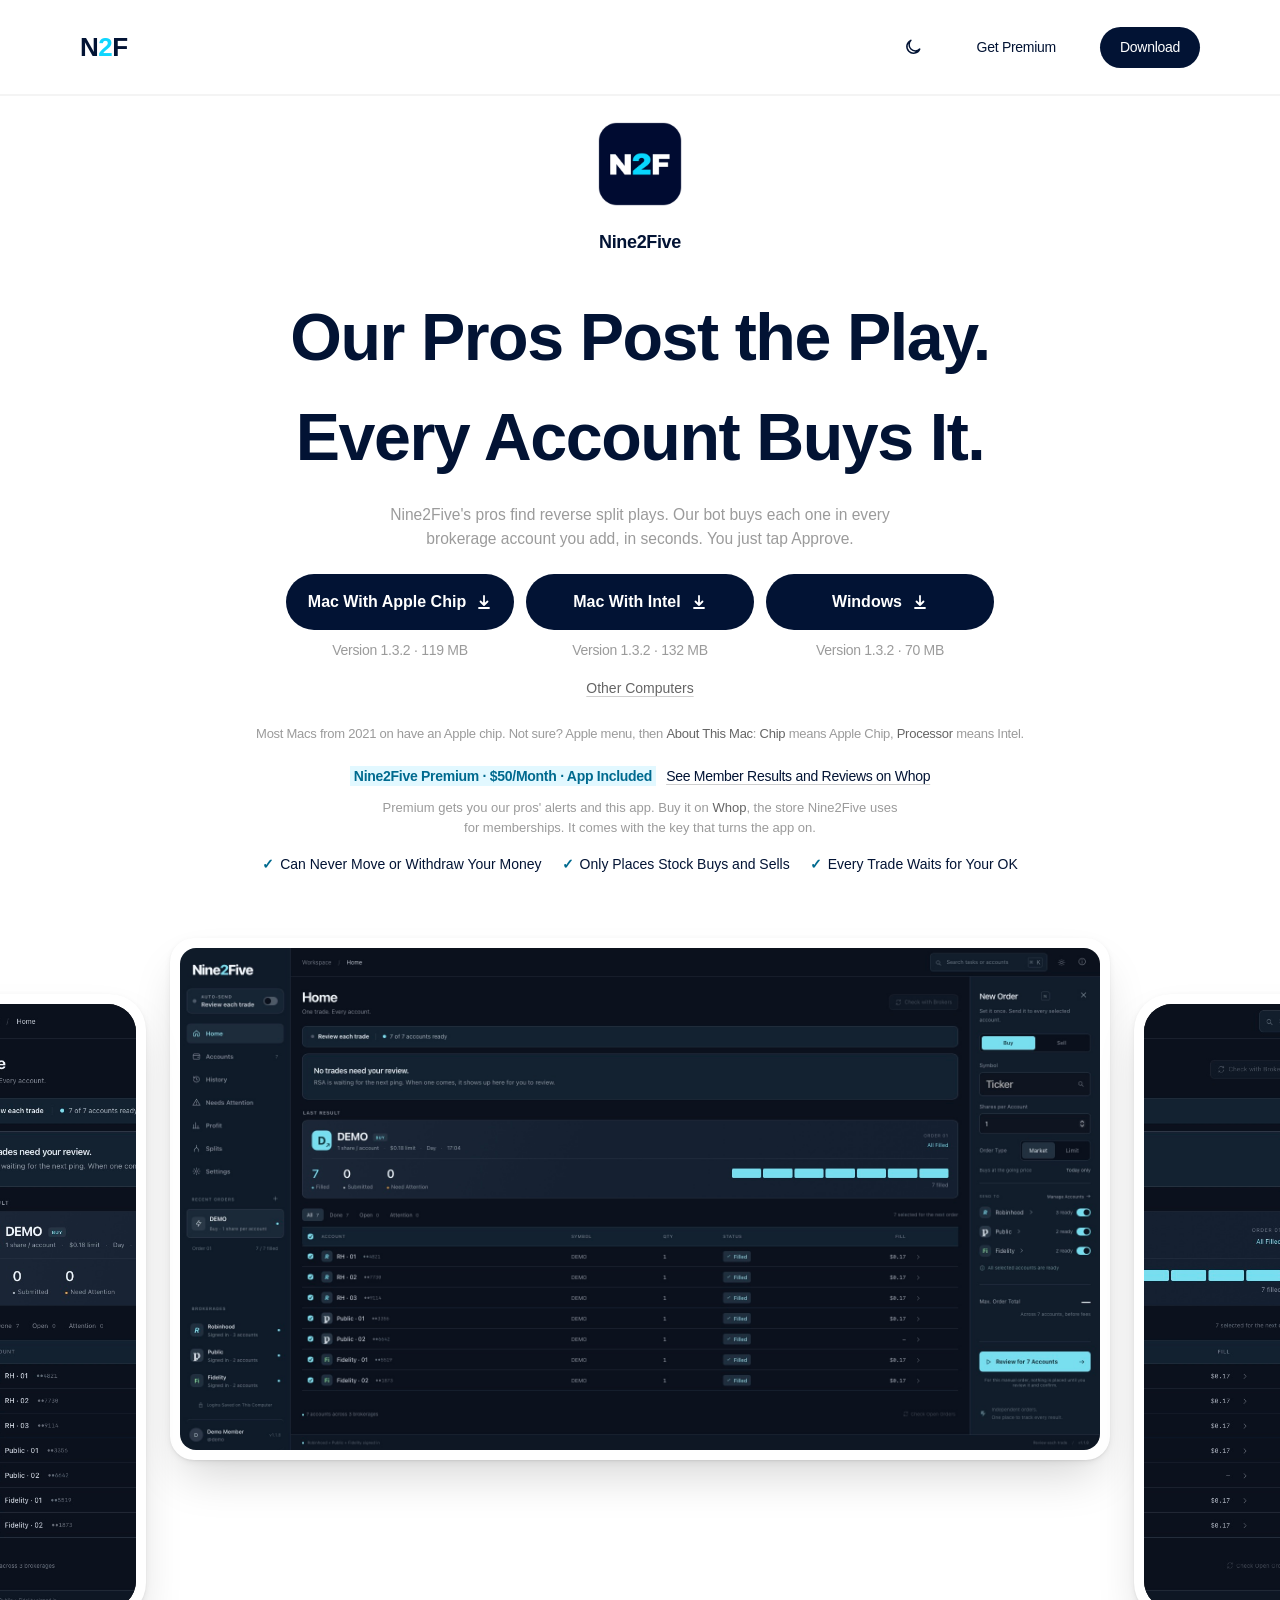
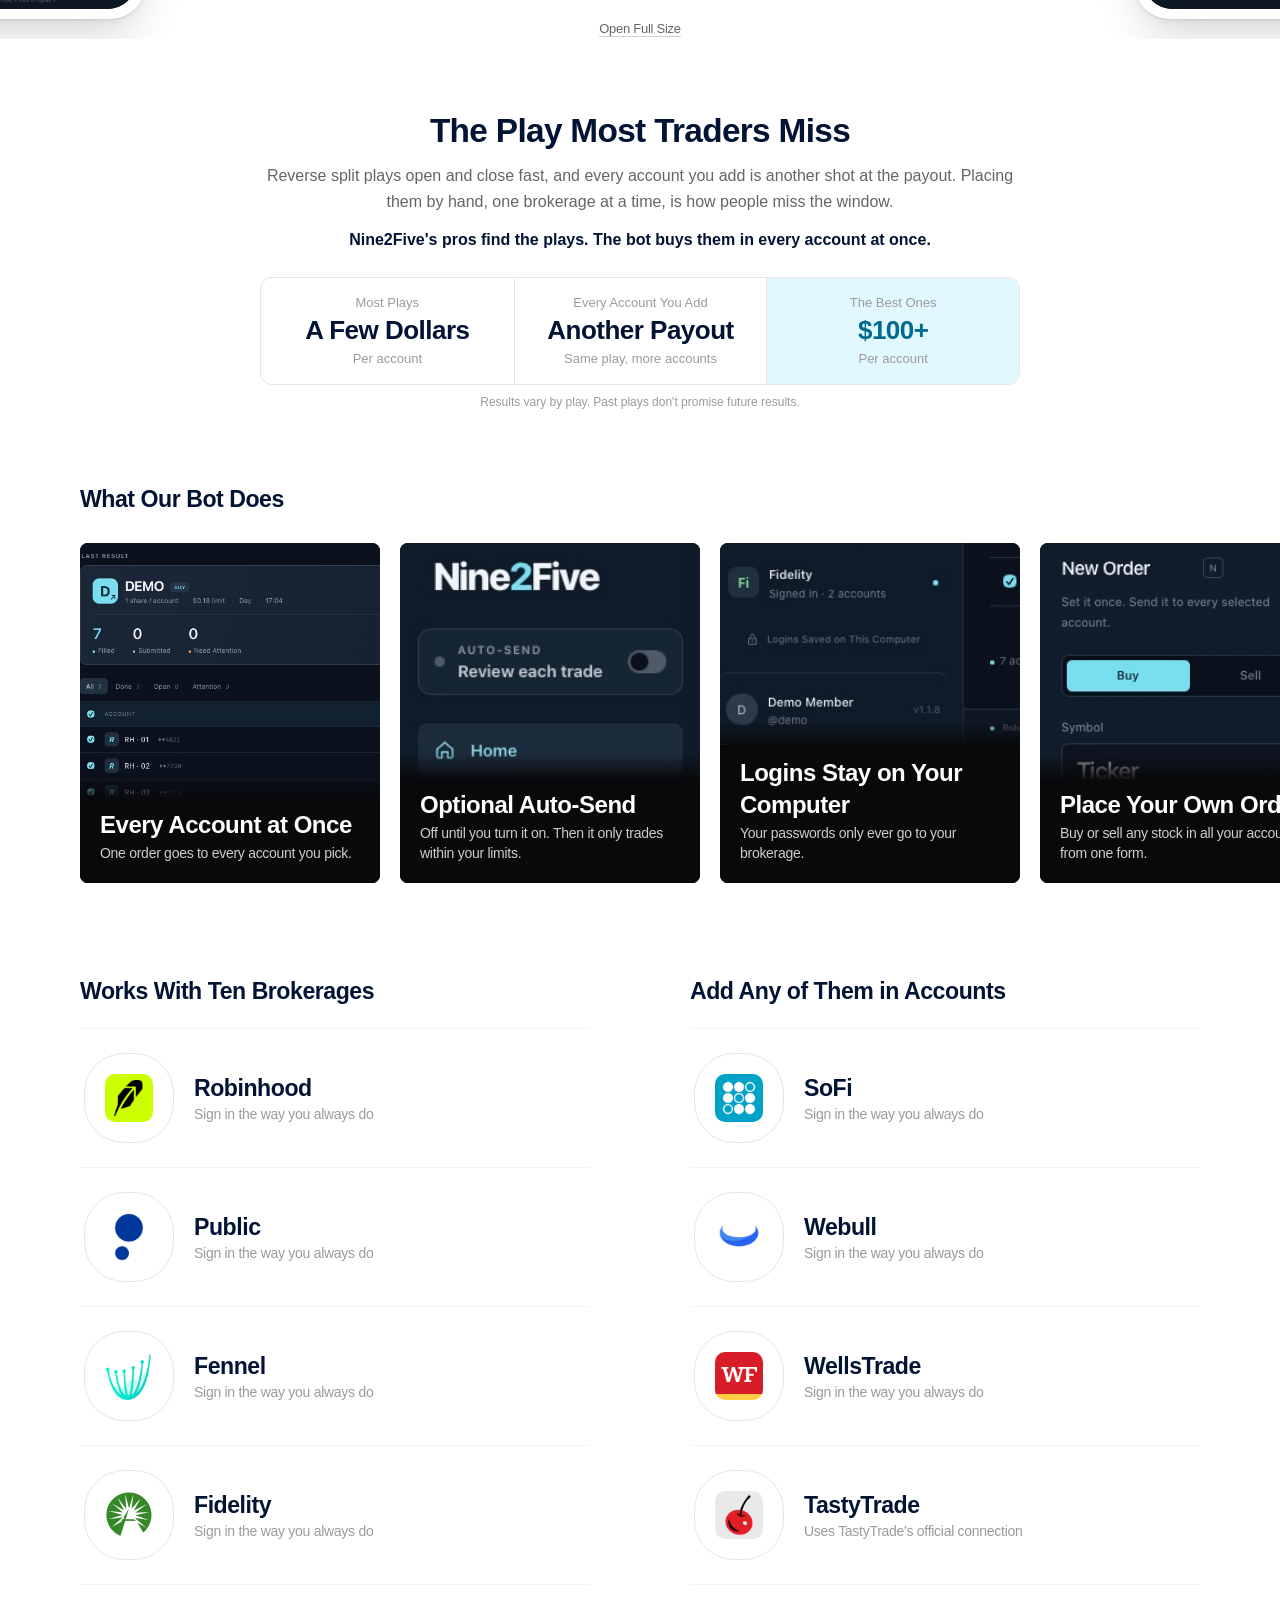
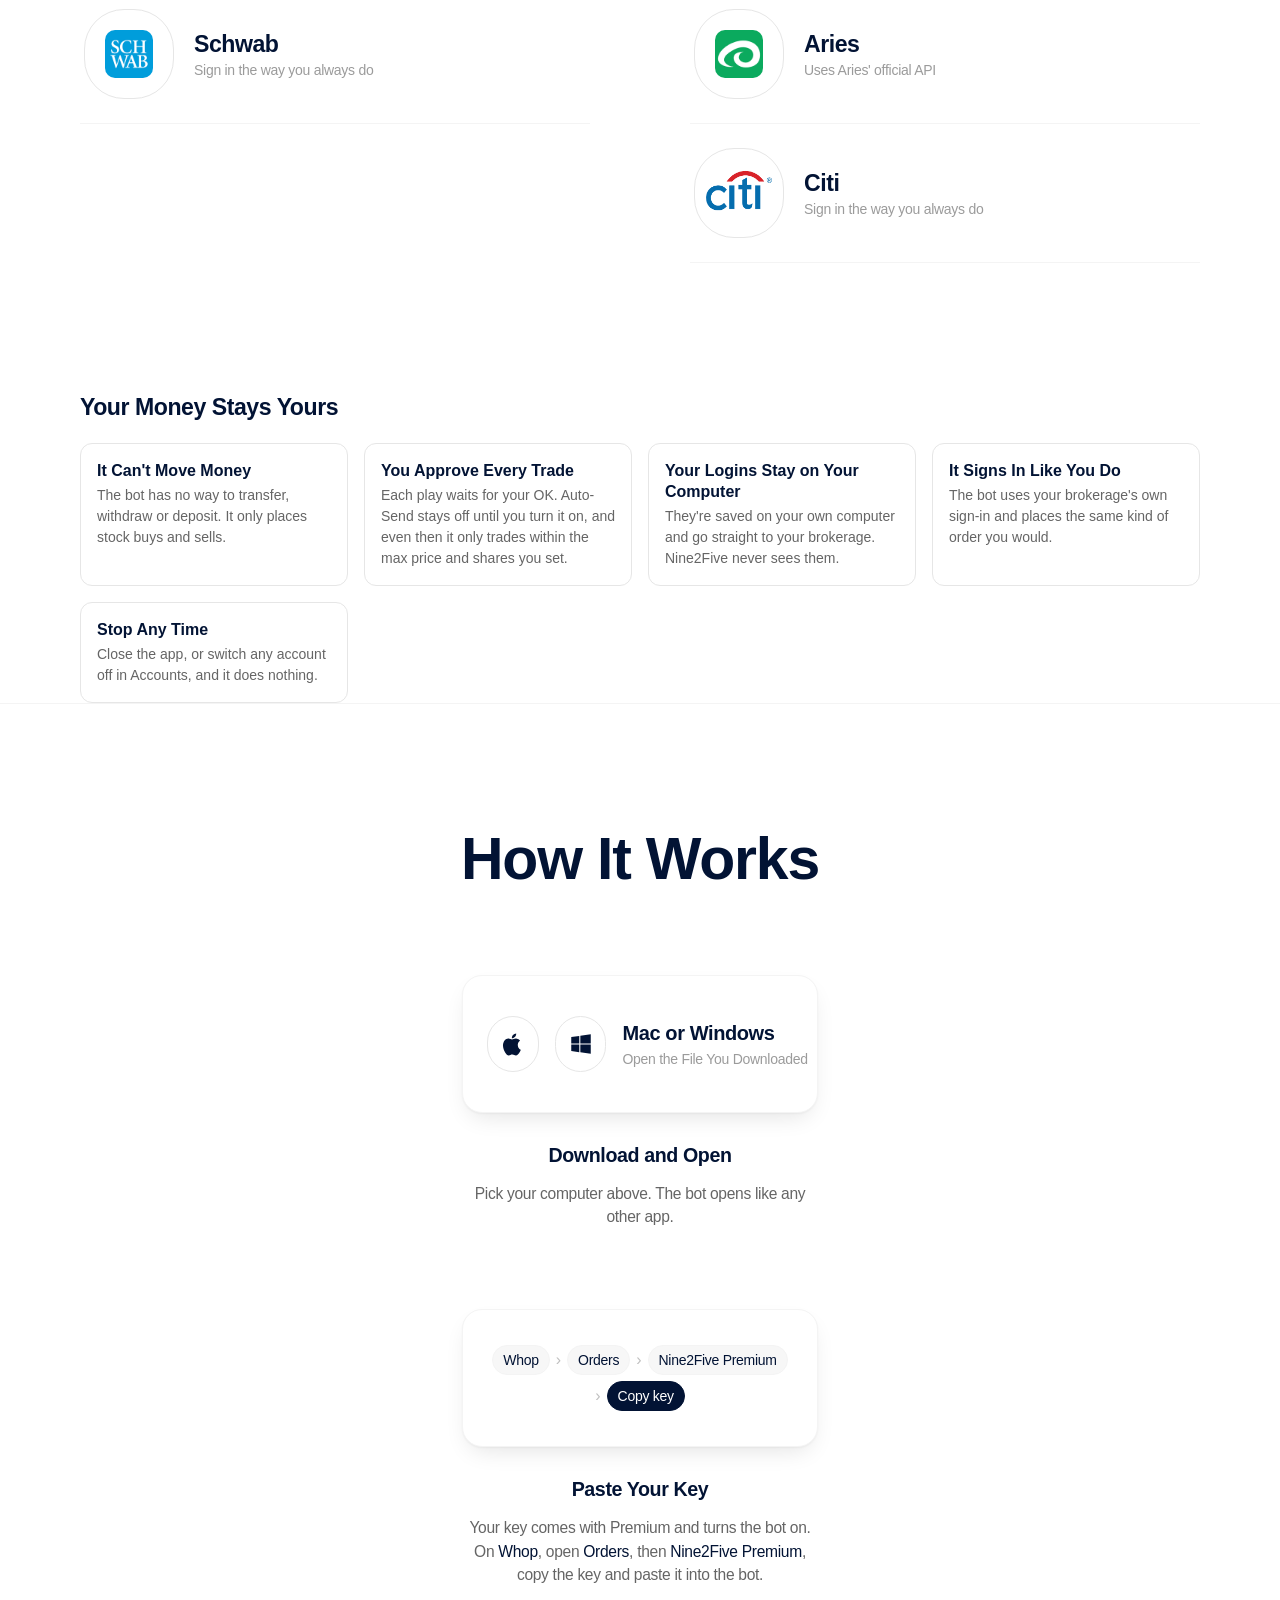
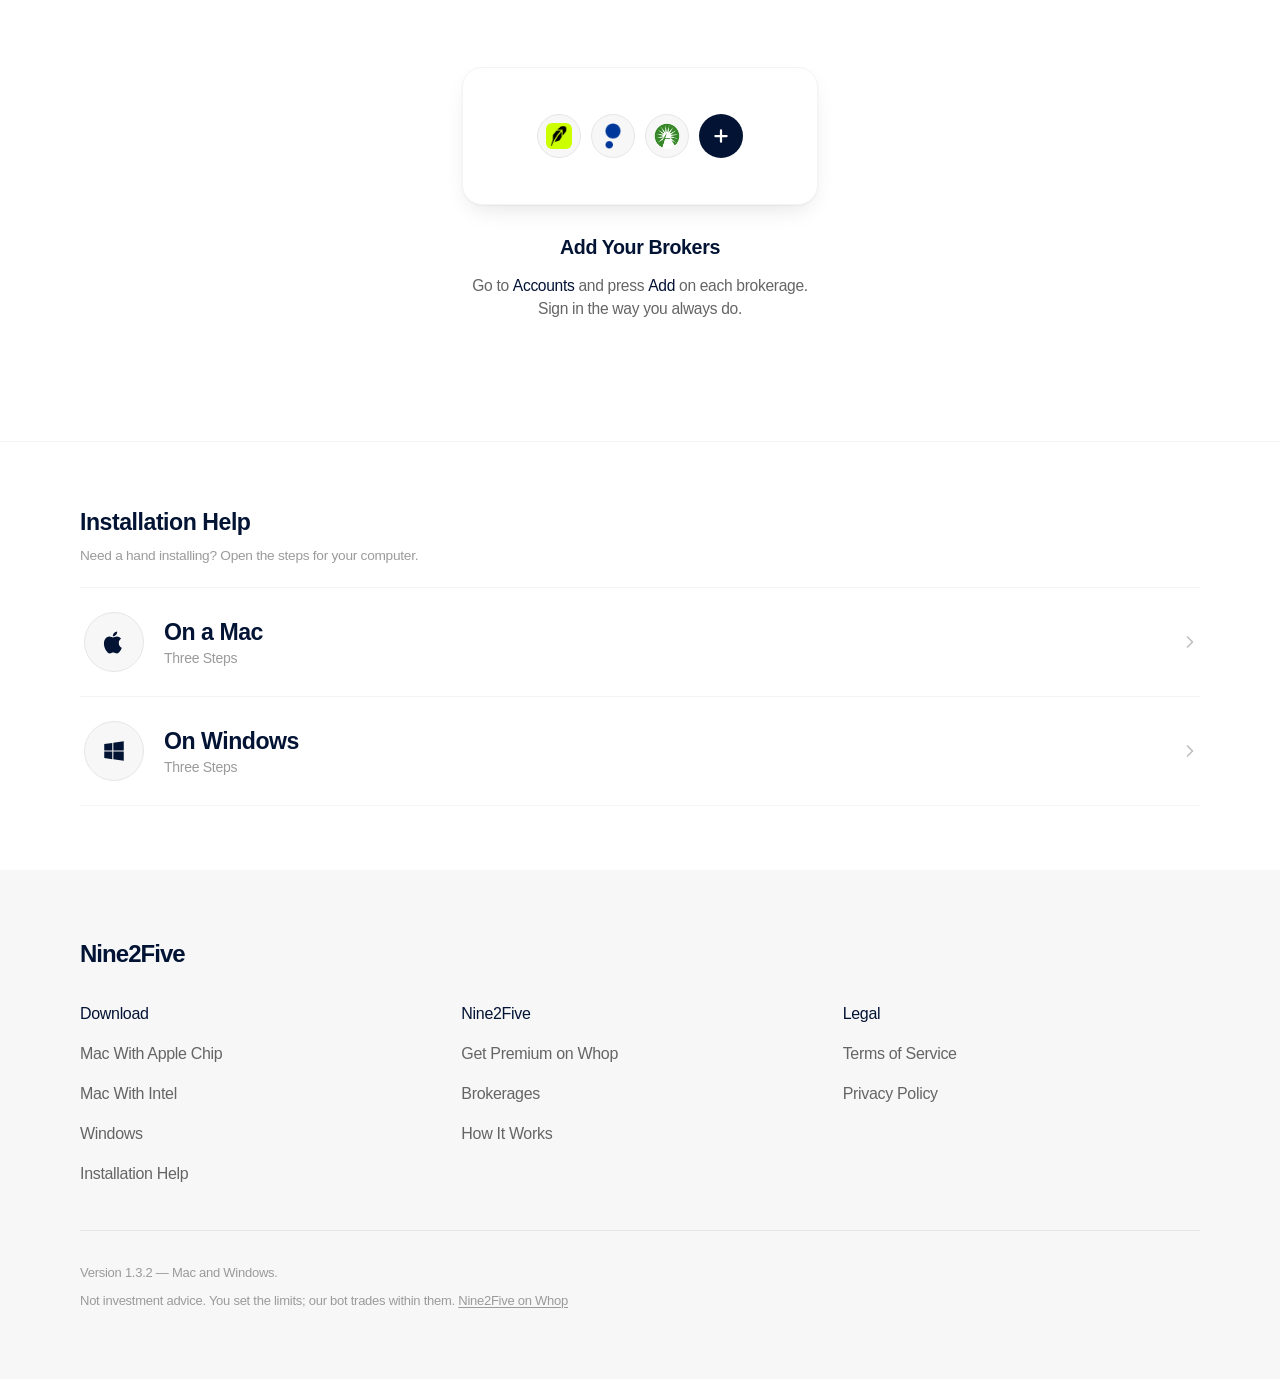
<file: index.html>
<!doctype html>
<html lang="en">
<head>
<script>
// light or dark before anything draws: the visitor's own pick, else their computer's setting
(function () {
  var t = null;
  try { t = localStorage.getItem("n2f-theme"); } catch (e) {}
  if (t !== "light" && t !== "dark") t = window.matchMedia && matchMedia("(prefers-color-scheme: dark)").matches ? "dark" : "light";
  document.documentElement.dataset.theme = t;
})();
</script>
<meta charset="utf-8">
<meta name="viewport" content="width=device-width,initial-scale=1">
<title>Download the Nine2Five Bot</title>
<meta name="description" content="Our bot, built for Nine2Five members. When Nine2Five posts a reverse split play, our bot buys it in every brokerage account you add, in seconds. Mac and Windows. Included with Nine2Five Premium, $50.00 a month.">
<meta property="og:type" content="website">
<meta property="og:site_name" content="Nine2Five">
<meta property="og:title" content="Our Pros Post the Play. Every Account Buys It.">
<meta property="og:description" content="Nine2Five's pros find reverse split plays. Our bot buys each one in every brokerage account you add, in seconds. Mac and Windows.">
<meta property="og:url" content="https://nine2five.live/">
<meta property="og:image" content="https://nine2five.live/og.png">
<meta property="og:image:width" content="1200">
<meta property="og:image:height" content="630">
<meta property="og:image:alt" content="Nine2Five: our pros post the play, every account buys it">
<meta name="twitter:card" content="summary_large_image">
<meta name="twitter:image" content="https://nine2five.live/og.png">
<link rel="canonical" href="https://nine2five.live/">
<link rel="icon" href="icon-256.png">
<link rel="preconnect" href="https://api.fontshare.com">
<link rel="preconnect" href="https://cdn.fontshare.com" crossorigin>
<link href="https://api.fontshare.com/v2/css?f[]=satoshi@400,500,700,900&display=swap" rel="stylesheet">
<style>
/* Tokens pulled from joinautopilot.com with getComputedStyle (1440x900, Firefox) */
:root {
  --ink: #212121;        /* body text */
  --h1: #021334;         /* hero headline (logo navy) */
  --black: #021334;      /* section titles, strong text (logo navy) */
  --body: #656565;       /* step copy, footer links */
  --quiet: #9B9B9B;      /* hero sub, small captions */
  --line: #F4F4F4;       /* nav 2px line, row dividers, section borders */
  --well: #F7F7F7;       /* footer */
  --ring: #E6E6E6;       /* avatar ring (lab 91.6) */
  --green: #006a8f; --green-bg: #e2f8ff;   /* Premium tag: logo cyan family, readable on white */
  --cyan: #10d6fe;       /* logo cyan */
  --bg: #fff;            /* page, nav, cards */
  --strong: #021334;     /* big headings */
  --chev: #bfbfbf;       /* chevrons, crumb arrows */
  --ul: #cfcfcf;         /* link underlines */
  --btn-bg: #021334; --btn-ink: #fff; --btn-hover: #0a2a5e;
  --frame: #fff;         /* screenshot bezel */
  --gutter: 80px;
  --sans: "Satoshi", -apple-system, BlinkMacSystemFont, "Segoe UI", Roboto, "Helvetica Neue", Arial, sans-serif;
}
/* dark mode (Brandon 10-30): follows the computer unless the visitor picks with the toggle */
:root[data-theme=dark] {
  --ink: #e6edf7; --h1: #fff; --black: #f1f5fb; --body: #a3b3cb; --quiet: #8396b4;
  --line: #0e2550; --well: #071c43; --ring: #173163; --green: #10d6fe; --green-bg: rgba(16,214,254,.12);
  --bg: #021334; --strong: #fff; --chev: #4a5f86; --ul: #3a5180;
  --btn-bg: #10d6fe; --btn-ink: #021334; --btn-hover: #4fe0ff; --frame: #0b2350;
  color-scheme: dark;
}
* { box-sizing: border-box; }
html { scroll-behavior: smooth; background: var(--bg); }
body { margin: 0 auto; max-width: 1440px; background: var(--bg); color: var(--ink);
  font: 400 16px/24px var(--sans); -webkit-font-smoothing: antialiased; overflow-x: hidden; padding-top: 96px; }
a { color: inherit; text-decoration: none; }
img { display: block; }
button { font: inherit; color: inherit; background: none; border: 0; padding: 0; cursor: pointer; }
ul { list-style: none; margin: 0; padding: 0; }
h1, h2, h3, p { margin: 0; }
.wrap { padding: 0 var(--gutter); }
.phone-only, .btn.phone-only { display: none; }
html:not(.phone) .phone-only { display: none !important; }
html.phone .phone-only { display: block; }
html.phone .btn.phone-only { display: inline-flex; }
html.phone .desk-only { display: none !important; }

/* ---- nav: fixed, 96px, 2px #F4F4F4 line, 80px side padding ---- */
.nav { position: fixed; top: 0; left: 0; right: 0; z-index: 50; margin: 0 auto; max-width: 1440px; height: 96px;
  display: flex; align-items: center; justify-content: space-between; padding: 0 var(--gutter);
  background: var(--bg); border-bottom: 2px solid var(--line); }
.mark { display: flex; align-items: center; gap: 7px; color: var(--ink); }
.mark .n2f { font-size: 26px; line-height: 1; font-weight: 900; letter-spacing: -0.5px; color: var(--black); }
.mark .n2f b { color: var(--cyan); font-weight: 900; }
.sr { position: absolute; width: 1px; height: 1px; overflow: hidden; clip: rect(0 0 0 0); white-space: nowrap; }
.mark span { font-size: 20px; line-height: 22px; font-weight: 700; letter-spacing: -0.4px; }
.nav .right { display: flex; align-items: center; gap: 24px; font-size: 14px; line-height: 21px; font-weight: 500; letter-spacing: -0.28px; }
.nav .right .plain { color: var(--black); padding: 10px 20px; border-radius: 9999px; }
.nav .right .plain:hover { background: var(--well); }
.theme-toggle { width: 40px; height: 40px; border-radius: 9999px; display: grid; place-items: center; color: var(--black); }
.theme-toggle:hover { background: var(--well); }
.theme-toggle svg { width: 20px; height: 20px; }
.theme-toggle .sun, :root[data-theme=dark] .theme-toggle .moon { display: none; }
:root[data-theme=dark] .theme-toggle .sun { display: block; }

/* ---- pill buttons (nav: 14px/500, 10px 20px; hero: 16px/700, 16px 32px, 56px tall) ---- */
.btn { display: inline-flex; align-items: center; justify-content: center; gap: 10px; white-space: nowrap;
  background: var(--btn-bg); color: var(--btn-ink); border-radius: 9999px; padding: 10px 20px;
  font-size: 14px; line-height: 21px; font-weight: 500; letter-spacing: -0.28px; transition: background .15s ease, transform .15s ease; }
.btn:hover { background: var(--btn-hover); }
.btn:active { transform: scale(.98); }
.btn.lg { padding: 16px 32px; font-size: 16px; line-height: 24px; font-weight: 700; letter-spacing: 0; }
.btn svg { width: 16px; height: 16px; flex: none; }

/* ---- hero ---- */
.hero { position: relative; display: flex; flex-direction: column; align-items: center; overflow: hidden; padding-top: 20px; min-height: 1159px; }
.appicon { display: flex; flex-direction: column; align-items: center; gap: 16px; }
.appicon .tile { width: 96px; height: 96px; display: block; }
:root[data-theme=dark] .appicon .tile { filter: drop-shadow(0 0 1px rgba(16,214,254,.55)) drop-shadow(0 10px 28px rgba(0,0,0,.45)); }
.appicon .tile svg { width: 52px; height: 52px; }
.appicon p { font-size: 18px; line-height: 28px; font-weight: 700; letter-spacing: -0.36px; color: var(--h1); }
.hero h1 { padding: 32px 0 16px; text-align: center; font-weight: 700; color: var(--h1);
  font-size: clamp(35px, 3.524vw + 21.26px, 72px); line-height: 1.5; letter-spacing: -1.44px; }
.hero .sub { text-align: center; color: var(--quiet); font-weight: 500; font-size: clamp(13.5px, 0.235vw + 12.6px, 16px); line-height: 1.5; max-width: 560px; padding: 0 16px; }

.dl-row { display: flex; justify-content: center; gap: 12px; margin-top: 24px; }
.dl { display: flex; flex-direction: column; align-items: center; gap: 10px; }
.dl .btn.lg { width: 228px; }
.dl-row.one .dl:not(.mine) { display: none; }
.other-dl { display: block; margin: 12px auto 0; background: none; border: 0; padding: 4px 8px; font: inherit; font-size: 14px; font-weight: 500; color: var(--body); text-decoration: underline; text-underline-offset: 3px; text-decoration-color: var(--ul); cursor: pointer; }
.dl .meta { font-size: 14px; line-height: 20px; font-weight: 500; letter-spacing: -0.28px; color: var(--quiet); }
.which { margin-top: 20px; font-size: 13px; line-height: 20px; letter-spacing: -0.26px; color: var(--quiet); text-align: center; padding: 0 16px; }
.which b { font-weight: 500; color: var(--body); }
.premium { margin-top: 22px; display: flex; align-items: center; gap: 10px; flex-wrap: wrap; justify-content: center; padding: 0 16px; }
.premium .tag { background: var(--green-bg); color: var(--green); font-weight: 700; font-size: 14px; line-height: 20px; letter-spacing: -0.28px; padding: 0 4px; }
.premium a { font-size: 14px; line-height: 20px; font-weight: 500; letter-spacing: -0.28px; color: var(--black); text-decoration: underline; text-underline-offset: 3px; text-decoration-color: var(--ul); }
.premium a:hover { text-decoration-color: var(--black); }

/* phone handoff (copied behaviour from final-3) */
.handoff { display: none; flex-direction: column; align-items: center; gap: 12px; margin-top: 24px; padding: 0 16px; width: 100%; }
html.phone .handoff { display: flex; }
.handoff .note { font-size: 14px; line-height: 20px; color: var(--quiet); font-weight: 500; letter-spacing: -0.28px; text-align: center; }
.handoff .copied { display: none; font-size: 14px; line-height: 20px; color: var(--green); font-weight: 500; letter-spacing: -0.28px; text-align: center; }
.handoff .fallback { display: none; width: 100%; max-width: 360px; }
.handoff .fallback input { width: 100%; margin-top: 8px; border: 1px solid var(--ring); border-radius: 9999px; padding: 10px 16px; font: inherit; font-size: 14px; color: var(--ink); background: var(--bg); }
.handoff.ok .copied { display: block; } .handoff.ok .note { display: none; }
.handoff.fail .fallback { display: block; }
.dl-toggle { margin-top: 4px; font-size: 14px; line-height: 20px; font-weight: 500; letter-spacing: -0.28px; color: var(--body); display: inline-flex; align-items: center; gap: 6px; }
.dl-toggle .chev { width: 14px; height: 14px; transition: transform .2s; }
html.phone .collapsible { display: none; }
html.phone .dlbox.open .collapsible { display: block; }
html.phone .dlbox.open .dl-toggle .chev { transform: rotate(180deg); }
.dlbox { display: flex; flex-direction: column; align-items: center; width: 100%; }

/* ---- the app, in Autopilot's row-of-screens presentation ---- */
.screens { margin-top: 64px; width: 100%; display: flex; align-items: flex-start; justify-content: center; gap: 24px; padding-bottom: 56px; }
.screen { flex: none; background: var(--frame); border-radius: 36px; padding: 10px;
  box-shadow: 0 1px 2px rgba(0,0,0,.06), 0 2px 6px rgba(0,0,0,.06), 0 24px 48px -12px rgba(0,0,0,.18); overflow: hidden; }
.screen .pic { position: relative; overflow: hidden; border-radius: 28px; background: #08090a; }
.screen img { position: absolute; max-width: none; }
.screen.side { width: 340px; }
.screen.side .pic { width: 320px; height: 605px; }
.screen.side img { height: 605px; width: auto; top: 0; }
.screen.side.l img { left: 0; }
.screen.side.r img { right: 0; }
.screen.down { transform: translateY(56px); }
.screen.up { transform: none; }
.screen.main { width: 940px; border-radius: 24px; }
.screen.main .pic { width: 920px; height: auto; border-radius: 16px; }
.screen.main img { position: static; width: 100%; height: auto; }
.whop-say { max-width: 560px; margin: 12px auto 0; font-size: 13px; line-height: 20px; color: var(--quiet); text-align: center; padding: 0 16px; }
.whop-say b { font-weight: 500; color: var(--body); }
.safe-line { list-style: none; display: flex; flex-wrap: wrap; justify-content: center; gap: 8px 20px; margin: 16px 0 0; padding: 0 16px; font-size: 14px; line-height: 20px; font-weight: 500; color: var(--black); }
.safe-line li::before { content: "\2713"; color: var(--green); font-weight: 700; margin-right: 6px; }
.explain { max-width: 760px; margin: 72px auto 0; padding: 0 var(--gutter); box-sizing: content-box; text-align: center; }
.explain .sec-h { font-size: clamp(24px, 1.2vw + 18px, 36px); line-height: 1.2; }
.explain .lead { margin-top: 12px; font-size: 16px; line-height: 26px; color: var(--body); }
.explain .lead b { color: var(--black); font-weight: 700; }
.explain .proof { margin: 24px auto 0; display: grid; grid-template-columns: repeat(3, 1fr); border: 1px solid var(--ring); border-radius: 12px; overflow: hidden; }
.explain .proof div { padding: 16px 12px; display: flex; flex-direction: column; gap: 4px; border-left: 1px solid var(--ring); }
.explain .proof div:first-child { border-left: 0; }
.explain .proof b { font-size: clamp(20px, 1.2vw + 14px, 26px); line-height: 1.15; font-weight: 700; color: var(--black); letter-spacing: -0.02em; }
.explain .proof span { font-size: 13px; line-height: 18px; color: var(--quiet); }
.explain .proof .win { background: var(--green-bg); }
.explain .proof .win b { color: var(--green); }
.explain .fine-print { margin-top: 8px; font-size: 12px; line-height: 18px; color: var(--quiet); }
.safety { padding: 64px var(--gutter) 0; }
.safety ul { list-style: none; padding: 0; margin: 20px 0 0; display: grid; grid-template-columns: repeat(auto-fit, minmax(240px, 1fr)); gap: 16px; }
.safety li { border: 1px solid var(--ring); border-radius: 12px; padding: 16px; font-size: 14px; line-height: 21px; color: var(--body); }
.safety li b { display: block; margin-bottom: 4px; font-size: 16px; color: var(--black); }
.screens-cap { margin-top: 0; font-size: 13px; line-height: 20px; letter-spacing: -0.26px; color: var(--quiet); text-align: center; }
.screens-cap a { color: var(--body); text-decoration: underline; text-underline-offset: 3px; text-decoration-color: var(--ul); }

/* ---- section headers (Featured / Top Performers / Pilots pattern) ---- */
.sec-h { font-size: clamp(18px, 0.571vw + 15.8px, 24px); line-height: 32px; font-weight: 700; letter-spacing: -0.02em; color: var(--black); }
.sec-sub { font-size: clamp(12px, 0.19vw + 11.26px, 14px); line-height: 20px; font-weight: 500; letter-spacing: -0.02em; color: var(--quiet); margin-top: 8px; }

/* Featured cards: 320 square cells, 8px radius image, white title at the bottom */
.featured { display: flex; flex-direction: column; margin-top: 72px; }
.featured .sec-h { padding-left: var(--gutter); }
.cards { display: flex; align-items: center; overflow-x: auto; padding: 8px 0 8px var(--gutter); scrollbar-width: none; }
.cards::-webkit-scrollbar { display: none; }
.card { flex: none; width: 320px; height: 380px; padding: 20px 20px 20px 0; }
.card .fig { position: relative; width: 100%; height: 100%; border-radius: 8px; overflow: hidden; background: #08090a; }
.card .fig img { position: absolute; max-width: none; }
/* the screenshot stays fully visible above; the words sit on their own solid strip below it */
.card .txt { position: absolute; left: 0; right: 0; bottom: 0; z-index: 2; color: #fff; padding: 36px 20px 20px; background: linear-gradient(180deg, rgba(8,9,10,0) 0, #08090a 28px); }
.card .badge { display: inline-block; width: min-content; white-space: nowrap; border-radius: 2px; border: 1px solid rgba(255,255,255,.04); background: rgba(0,0,0,.12); backdrop-filter: blur(2px);
  padding: 4px 8px; font-size: 12px; line-height: 16px; font-weight: 500; letter-spacing: -0.24px; margin-bottom: 8px; }
.card .t { font-size: 24px; line-height: 32px; font-weight: 700; letter-spacing: -0.48px; }
.card .s { font-size: 14px; line-height: 20px; letter-spacing: -0.28px; color: rgba(255,255,255,.8); font-weight: 500; margin-top: 2px; }

/* Two-column list (Top Performers / Popular pattern) */
.lists { margin-top: 64px; padding: 0 var(--gutter) 64px; display: flex; justify-content: space-between; gap: 24px 100px; flex-wrap: wrap; }
.list { flex: 1; min-width: 320px; display: flex; flex-direction: column; gap: 21px; }
.list .head { display: flex; align-items: center; gap: 12px; height: 32px; }
.rows li { display: flex; align-items: center; justify-content: space-between; padding: 20px 0; border-bottom: 1px solid var(--line); }
.rows li:first-child { border-top: 1px solid var(--line); }
.row-l { display: flex; align-items: center; gap: 20px; padding: 4px 0 4px 4px; min-width: 0; }
.avatar { width: 90px; height: 90px; border-radius: 40px; border: 1px solid var(--ring); background: var(--well); display: grid; place-items: center;
  font-size: 30px; font-weight: 700; letter-spacing: -0.6px; color: var(--black); flex: none; }
.rows .t { font-size: clamp(18px, 0.571vw + 15.8px, 24px); line-height: 32px; font-weight: 700; letter-spacing: -0.02em; color: var(--black); }
.rows .s { font-size: 14px; line-height: 20px; font-weight: 500; letter-spacing: -0.28px; color: var(--quiet); }
.rows .chev { width: 20px; height: 20px; color: var(--chev); flex: none; }

/* ---- How it works: bordered band, 120px padding, 64px title, stacked steps ---- */
.how { display: flex; flex-direction: column; align-items: center; justify-content: center; gap: 80px; padding: 120px 16px; border-top: 1px solid var(--line); border-bottom: 1px solid var(--line); }
.how h2 { text-align: center; font-weight: 700; color: var(--strong); font-size: clamp(31px, 3.143vw + 18.7px, 64px); line-height: 1.2; letter-spacing: -0.02em; }
.steps { display: flex; flex-direction: column; align-items: center; gap: 80px; }
.step { display: flex; flex-direction: column; align-items: center; gap: 28px; width: 356px; max-width: 100%; }
.step .shot { width: 356px; max-width: 100%; height: 138px; background: var(--bg); border: 1px solid var(--line); border-radius: 20px;
  box-shadow: 0 1px 2px rgba(0,0,0,.04), 0 10px 24px -8px rgba(0,0,0,.12); display: flex; align-items: center; justify-content: center; gap: 16px; padding: 20px 24px; }
.step .shot .ico { width: 56px; height: 56px; border-radius: 9999px; border: 1px solid var(--ring); background: var(--bg); display: grid; place-items: center; color: var(--black); }
.step .shot .ico svg { width: 26px; height: 26px; }
.step .shot .ico.dark { background: var(--btn-bg); color: var(--btn-ink); border-color: var(--btn-bg); }
.step .shot .lines { display: flex; flex-direction: column; gap: 2px; text-align: left; min-width: 0; }
.step .shot .lines b { font-size: 20px; line-height: 28px; font-weight: 700; letter-spacing: -0.4px; color: var(--strong); white-space: nowrap; }
.step .shot .lines span { font-size: 14px; line-height: 20px; font-weight: 500; letter-spacing: -0.28px; color: var(--quiet); white-space: nowrap; }
.step .shot .crumbs { display: flex; align-items: center; gap: 6px; flex-wrap: wrap; justify-content: center; }
.step .shot .crumbs i { font-style: normal; font-size: 14px; line-height: 20px; font-weight: 500; letter-spacing: -0.28px; color: var(--black); background: var(--well); border: 1px solid var(--line); border-radius: 9999px; padding: 4px 10px; }
.step .shot .crumbs i.key { background: var(--btn-bg); color: var(--btn-ink); border-color: var(--btn-bg); }
.step .shot .crumbs em { font-style: normal; color: var(--chev); }
.step .shot .brokers { display: flex; align-items: center; gap: 10px; }
.step .shot .brokers i img { width: 26px; height: 26px; border-radius: 6px; }
.step .shot .brokers i { font-style: normal; width: 44px; height: 44px; border-radius: 9999px; border: 1px solid var(--ring); background: var(--well); display: grid; place-items: center; font-weight: 700; font-size: 17px; letter-spacing: -0.3px; color: var(--black); }
.step .shot .brokers .plus { width: 44px; height: 44px; border-radius: 9999px; background: var(--btn-bg); color: var(--btn-ink); display: grid; place-items: center; }
.step .shot .brokers .plus svg { width: 18px; height: 18px; }
.step .words { display: flex; flex-direction: column; gap: 12px; text-align: center; }
.step h3 { font-weight: 700; color: var(--strong); font-size: clamp(17.5px, 0.238vw + 16.6px, 20px); line-height: 1.5; letter-spacing: -0.02em; }
.step p { color: var(--body); font-size: clamp(13.5px, 0.235vw + 12.6px, 16px); line-height: 1.5; letter-spacing: -0.02em; }
.step p b { font-weight: 500; color: var(--black); }

/* ---- Installation help: list rows with disclosures ---- */
.help { padding: 64px var(--gutter); display: flex; flex-direction: column; gap: 21px; }
.help details { border-bottom: 1px solid var(--line); }
.help details:first-of-type { border-top: 1px solid var(--line); }
.help summary { list-style: none; cursor: pointer; display: flex; align-items: center; justify-content: space-between; padding: 20px 0; gap: 20px; }
.help summary::-webkit-details-marker { display: none; }
.avatar.logo { background: #fff; overflow: hidden; }
.avatar.logo img { width: 54%; height: 54%; object-fit: contain; border-radius: 10px; }
.avatar.logo img[src$="citi.png"] { width: 76%; height: 76%; border-radius: 0; } /* a wide wordmark, not a square tile */
.help .row-l .avatar { width: 60px; height: 60px; border-radius: 30px; font-size: 22px; }
.help .row-l .avatar svg { width: 26px; height: 26px; }
.help summary .chev { width: 20px; height: 20px; color: var(--chev); flex: none; transition: transform .2s; }
.help details[open] summary .chev { transform: rotate(90deg); }
.help ol { margin: 0; padding: 0 0 24px 110px; display: flex; flex-direction: column; gap: 10px; color: var(--body); font-size: 16px; line-height: 24px; letter-spacing: -0.32px; max-width: 760px; }
.help ol b { font-weight: 500; color: var(--black); }

/* ---- footer: #F7F7F7, 68px 80px ---- */
footer { background: var(--well); padding: 68px var(--gutter); display: flex; flex-direction: column; }
footer .brand { font-size: 24px; line-height: 32px; font-weight: 700; letter-spacing: -0.96px; color: var(--strong); padding-bottom: 32px; }
footer .cols { display: flex; gap: 24px; }
footer .col { flex: 1; display: flex; flex-direction: column; gap: 16px; }
footer h3 { font-size: 16px; line-height: 24px; font-weight: 500; letter-spacing: -0.32px; color: var(--strong); }
footer .col a, footer .col span.l { font-size: 16px; line-height: 24px; letter-spacing: -0.32px; color: var(--body); display: block; }
footer .col a:hover { color: var(--strong); }
footer hr { border: 0; border-top: 1px solid var(--ring); margin: 44px 0 32px; }
footer .fine { display: flex; flex-direction: column; gap: 8px; color: var(--quiet); font-weight: 300; font-size: 13px; line-height: 20px; letter-spacing: -0.26px; }
footer .fine a { text-decoration: underline; text-underline-offset: 2px; }

/* ---- phone (Autopilot: nav 72px, 16px gutters, 200px screens) ---- */
@media (max-width: 1023px) {
  :root { --gutter: 16px; }
  body { padding-top: 72px; }
  .nav { height: 72px; }
  .nav .right { font-size: clamp(11.6px, 0.228vw + 10.7px, 14px); gap: 12px; }
  .nav .right .plain { padding: 8px 12px; }
  .mark span { font-size: 17px; line-height: 20px; }
  .hero { min-height: 0; padding-bottom: 24px; }
  .hero h1 { padding: 8px 16px; }
  .btn.lg { padding: 12px 24px; font-size: 14.5px; line-height: 22px; gap: 8px; }
  .dl-row { margin-top: 16px; flex-direction: column; align-items: center; gap: 16px; }
  .dl .btn.lg { width: 240px; }
  .screens { margin-top: 48px; flex-wrap: wrap; gap: 12px; padding: 0 16px 8px; }
  .screen.main { width: 100%; border-radius: 16px; padding: 6px; order: 0; }
  .screen.main .pic { width: 100%; border-radius: 10px; }
  .screen.side { width: calc(50% - 6px); border-radius: 20px; padding: 6px; transform: none; }
  .screen.side .pic { width: 100%; height: 300px; border-radius: 14px; }
  .screen.side img { height: 300px; }
  .screen.side.l { order: 1; } .screen.side.r { order: 2; }
  .lists { margin-top: 48px; padding-bottom: 48px; gap: 40px; }
  .rows li { padding: 16px 0; }
  .avatar { width: 72px; height: 72px; border-radius: 36px; font-size: 26px; }
  .how { gap: 48px; padding: 64px 16px; }
  .steps { gap: 48px; }
  .help { padding: 48px var(--gutter); }
  .help ol { padding-left: 0; }
  footer { padding: 40px var(--gutter); }
  footer .cols { flex-direction: column; gap: 32px; }
}
@media (max-width: 760px) {
  .cards { flex-direction: column; align-items: stretch; overflow: visible; padding: 8px var(--gutter); gap: 16px; }
  .card { width: 100%; max-width: 320px; height: 360px; padding: 0; margin: 0 auto; }
  .explain .proof { grid-template-columns: 1fr; }
  .explain .proof div { border-left: 0; border-top: 1px solid var(--ring); }
  .explain .proof div:first-child { border-top: 0; }
}
@media (max-width: 420px) { .nav .right .plain { padding: 8px 6px; } }
</style>
</head>
<body>

<nav class="nav">
  <a class="mark" href="./" aria-label="The Nine2Five bot">
    <span class="n2f" aria-hidden="true">N<b>2</b>F</span>
    <span class="sr">Nine2Five</span>
  </a>
  <div class="right">
    <button class="theme-toggle" type="button" id="theme-toggle" aria-label="Switch light or dark mode" title="Light / dark mode">
      <svg class="sun" viewBox="0 0 24 24" fill="none" stroke="currentColor" stroke-width="1.8" stroke-linecap="round" aria-hidden="true"><circle cx="12" cy="12" r="4"/><path d="M12 2v2M12 20v2M4.9 4.9l1.4 1.4M17.7 17.7l1.4 1.4M2 12h2M20 12h2M4.9 19.1l1.4-1.4M17.7 6.3l1.4-1.4"/></svg>
      <svg class="moon" viewBox="0 0 24 24" fill="none" stroke="currentColor" stroke-width="1.8" stroke-linecap="round" stroke-linejoin="round" aria-hidden="true"><path d="M20 14.5A8 8 0 1 1 9.5 4a6.5 6.5 0 0 0 10.5 10.5z"/></svg>
    </button>
    <a class="plain" href="https://whop.com/ninetwofive/">Get Premium</a>
    <a class="btn desk-only" href="#download">Download</a>
    <button class="btn phone-only" type="button" data-copy-link>Copy Download Link</button>
  </div>
</nav>

<main>
  <section class="hero" id="download">
    <div class="appicon">
      <img class="tile" src="icon-256.png" width="84" height="84" alt="">
      <p>Nine2Five</p>
    </div>
    <h1>Our Pros Post the Play.<br>Every Account Buys It.</h1>
    <p class="sub">Nine2Five's pros find reverse split plays. Our bot buys each one in every brokerage account you add, in seconds. You just tap Approve.</p>

    <div class="dlbox" id="dlbox">
      <!-- phone: hand the page to a computer instead of offering desktop installers -->
      <div class="handoff" id="handoff">
        <button class="btn lg" type="button" data-copy-link>
          <svg viewBox="0 0 24 24" fill="none" stroke="currentColor" stroke-width="2" stroke-linecap="round" stroke-linejoin="round" aria-hidden="true"><rect x="9" y="9" width="13" height="13" rx="2"/><path d="M5 15H4a2 2 0 0 1-2-2V4a2 2 0 0 1 2-2h9a2 2 0 0 1 2 2v1"/></svg>
          Copy Download Link
        </button>
        <p class="note">Open this link on your Mac or Windows computer.</p>
        <p class="copied" role="status"><b>Link copied.</b> Open it on your Mac or Windows computer.</p>
        <div class="fallback"><label class="note" for="dl-url">Copying didn't work. Select and copy this link:</label><input id="dl-url" type="text" readonly value="https://nine2five.live/"></div>
        <button class="dl-toggle" type="button" aria-expanded="false" aria-controls="dl-list">View Desktop Downloads
          <svg class="chev" viewBox="0 0 16 16" fill="none" stroke="currentColor" stroke-width="1.5" aria-hidden="true"><path d="M3 6l5 5 5-5"/></svg>
        </button>
      </div>

      <div class="collapsible" id="dl-list">
        <div class="dl-row" id="downloads">
          <div class="dl">
            <a class="btn lg" id="dl-mac" href="https://github.com/p4rk3rs/rsa-download/releases/latest/download/RSA-1.3.2-mac-apple-silicon.dmg">Mac With Apple Chip
              <svg viewBox="0 0 16 16" fill="none" stroke="currentColor" stroke-width="1.8" stroke-linecap="round" stroke-linejoin="round" aria-hidden="true"><path d="M8 2v9M4.5 7.5 8 11l3.5-3.5M3 14h10"/></svg></a>
            <span class="meta"><span id="mac-ver">Latest version</span> &middot; <span id="mac-meta">117 MB</span></span>
          </div>
          <div class="dl">
            <a class="btn lg" id="dl-mac-intel" href="https://github.com/p4rk3rs/rsa-download/releases/latest/download/RSA-1.3.2-mac-intel.dmg">Mac With Intel
              <svg viewBox="0 0 16 16" fill="none" stroke="currentColor" stroke-width="1.8" stroke-linecap="round" stroke-linejoin="round" aria-hidden="true"><path d="M8 2v9M4.5 7.5 8 11l3.5-3.5M3 14h10"/></svg></a>
            <span class="meta"><span id="mac-intel-ver">Latest version</span> &middot; <span id="mac-intel-meta">131 MB</span></span>
          </div>
          <div class="dl">
            <a class="btn lg" id="dl-win" href="https://github.com/p4rk3rs/rsa-download/releases/latest/download/RSA-1.3.2-windows-setup.exe">Windows
              <svg viewBox="0 0 16 16" fill="none" stroke="currentColor" stroke-width="1.8" stroke-linecap="round" stroke-linejoin="round" aria-hidden="true"><path d="M8 2v9M4.5 7.5 8 11l3.5-3.5M3 14h10"/></svg></a>
            <span class="meta"><span id="win-ver">Latest version</span> &middot; <span id="win-meta">69 MB</span></span>
          </div>
        </div>
        <button class="other-dl" type="button" id="other-dl">Other Computers</button>
        <p class="which">Most Macs from 2021 on have an Apple chip. Not sure? Apple menu, then <b>About This Mac</b>: <b>Chip</b> means Apple Chip, <b>Processor</b> means Intel.</p>
      </div>

      <div class="premium">
        <span class="tag">Nine2Five Premium &middot; $50/Month &middot; App Included</span>
        <a href="https://whop.com/ninetwofive/">See Member Results and Reviews on Whop</a>
      </div>
      <p class="whop-say">Premium gets you our pros' alerts and this app. Buy it on <b>Whop</b>, the store Nine2Five uses for memberships. It comes with the key that turns the app on.</p>
      <ul class="safe-line">
        <li>Can Never Move or Withdraw Your Money</li>
        <li>Only Places Stock Buys and Sells</li>
        <li>Every Trade Waits for Your OK</li>
      </ul>
    </div>

    <!-- the app, where Autopilot shows its row of phone screens -->
    <div class="screens" aria-label="Our bot">
      <div class="screen side l down"><div class="pic"><img src="hero.jpg" width="1960" height="1070" alt="Left side of our bot: the sidebar with Auto-Send, Home, Accounts, History, and the Brokerages list."></div></div>
      <div class="screen main up"><div class="pic"><img src="hero.jpg" width="1960" height="1070" alt="Our bot: the Home screen with a buy filled in all seven accounts across Robinhood, Public and Fidelity, with the New Order panel open."></div></div>
      <div class="screen side r down"><div class="pic"><img src="hero.jpg" width="1960" height="1070" alt="Right side of our bot: the New Order panel with Buy, Symbol, Shares per Account and the accounts it will send to."></div></div>
    </div>
    <p class="screens-cap"><a href="hero.jpg" target="_blank" rel="noopener">Open Full Size</a></p>
  </section>

  <!-- Why it matters, without the mechanics -->
  <section class="explain" id="what">
    <h2 class="sec-h">The Play Most Traders Miss</h2>
    <p class="lead">Reverse split plays open and close fast, and every account you add is another shot at the payout. Placing them by hand, one brokerage at a time, is how people miss the window.</p>
    <p class="lead"><b>Nine2Five's pros find the plays. The bot buys them in every account at once.</b></p>
    <div class="proof">
      <div><span>Most Plays</span><b>A Few Dollars</b><span>Per account</span></div>
      <div><span>Every Account You Add</span><b>Another Payout</b><span>Same play, more accounts</span></div>
      <div class="win"><span>The Best Ones</span><b>$100+</b><span>Per account</span></div>
    </div>
    <p class="fine-print">Results vary by play. Past plays don't promise future results.</p>
  </section>

  <!-- Featured-card pattern: what the bot does, each on a crop of the real screen -->
  <section class="featured">
    <h2 class="sec-h">What Our Bot Does</h2>
    <ul class="cards">
      <li class="card"><div class="fig">
        <img src="hero.jpg" alt="" style="width:1176px;left:-156px;top:-198px">
        <div class="txt"><p class="t">Every Account at Once</p><p class="s">One order goes to every account you pick.</p></div>
      </div></li>
      <li class="card"><div class="fig">
        <img src="hero.jpg" alt="" style="width:2509px;left:0;top:-26px">
        <div class="txt"><p class="t">Optional Auto-Send</p><p class="s">Off until you turn it on. Then it only trades within your limits.</p></div>
      </div></li>
      <li class="card"><div class="fig">
        <img src="hero.jpg" alt="" style="width:2156px;left:-16px;top:-975px">
        <div class="txt"><p class="t">Logins Stay on Your Computer</p><p class="s">Your passwords only ever go to your brokerage.</p></div>
      </div></li>
      <li class="card"><div class="fig">
        <img src="hero.jpg" alt="" style="width:2117px;left:-1818px;top:-86px">
        <div class="txt"><p class="t">Place Your Own Orders</p><p class="s">Buy or sell any stock in all your accounts from one form.</p></div>
      </div></li>
    </ul>
  </section>

  <!-- Two-column list pattern: the eleven brokerages -->
  <section class="lists" id="brokerages">
    <div class="list">
      <div class="head"><h2 class="sec-h">Works With Ten Brokerages</h2></div>
      <ul class="rows">
        <li><div class="row-l"><div class="avatar logo"><img src="brokers/robinhood.png" alt="" width="48" height="48"></div><div><p class="t">Robinhood</p><p class="s">Sign in the way you always do</p></div></div></li>
        <li><div class="row-l"><div class="avatar logo"><img src="brokers/public.png" alt="" width="48" height="48"></div><div><p class="t">Public</p><p class="s">Sign in the way you always do</p></div></div></li>
        <li><div class="row-l"><div class="avatar logo"><img src="brokers/fennel.png" alt="" width="48" height="48"></div><div><p class="t">Fennel</p><p class="s">Sign in the way you always do</p></div></div></li>
        <li><div class="row-l"><div class="avatar logo"><img src="brokers/fidelity.png" alt="" width="48" height="48"></div><div><p class="t">Fidelity</p><p class="s">Sign in the way you always do</p></div></div></li>
        <li><div class="row-l"><div class="avatar logo"><img src="brokers/schwab.png" alt="" width="48" height="48"></div><div><p class="t">Schwab</p><p class="s">Sign in the way you always do</p></div></div></li>
      </ul>
    </div>
    <div class="list">
      <div class="head"><h2 class="sec-h">Add Any of Them in Accounts</h2></div>
      <ul class="rows">
        <li><div class="row-l"><div class="avatar logo"><img src="brokers/sofi.png" alt="" width="48" height="48"></div><div><p class="t">SoFi</p><p class="s">Sign in the way you always do</p></div></div></li>
        <li><div class="row-l"><div class="avatar logo"><img src="brokers/webull.png" alt="" width="48" height="48"></div><div><p class="t">Webull</p><p class="s">Sign in the way you always do</p></div></div></li>
        <li><div class="row-l"><div class="avatar logo"><img src="brokers/wellstrade.png" alt="" width="48" height="48"></div><div><p class="t">WellsTrade</p><p class="s">Sign in the way you always do</p></div></div></li>
        <li><div class="row-l"><div class="avatar logo"><img src="brokers/tastytrade.png" alt="" width="48" height="48"></div><div><p class="t">TastyTrade</p><p class="s">Uses TastyTrade's official connection</p></div></div></li>
        <li><div class="row-l"><div class="avatar logo"><img src="brokers/aries.png" alt="" width="48" height="48"></div><div><p class="t">Aries</p><p class="s">Uses Aries' official API</p></div></div></li>
        <li><div class="row-l"><div class="avatar logo"><img src="brokers/citi.png" alt="" width="48" height="48"></div><div><p class="t">Citi</p><p class="s">Sign in the way you always do</p></div></div></li>
      </ul>
    </div>
  </section>

  <!-- Safety, in plain words -->
  <section class="safety" id="safety">
    <h2 class="sec-h">Your Money Stays Yours</h2>
    <ul>
      <li><b>It Can't Move Money</b> The bot has no way to transfer, withdraw or deposit. It only places stock buys and sells.</li>
      <li><b>You Approve Every Trade</b> Each play waits for your OK. Auto-Send stays off until you turn it on, and even then it only trades within the max price and shares you set.</li>
      <li><b>Your Logins Stay on Your Computer</b> They're saved on your own computer and go straight to your brokerage. Nine2Five never sees them.</li>
      <li><b>It Signs In Like You Do</b> The bot uses your brokerage's own sign-in and places the same kind of order you would.</li>
      <li><b>Stop Any Time</b> Close the app, or switch any account off in Accounts, and it does nothing.</li>
    </ul>
  </section>

  <!-- How it works pattern: three setup steps -->
  <section class="how" id="setup">
    <h2>How It Works</h2>
    <div class="steps">
      <div class="step">
        <div class="shot">
          <div class="ico"><svg viewBox="0 0 24 24" fill="currentColor" aria-hidden="true"><path d="M16.4 12.6c0-2.4 2-3.6 2.1-3.7-1.2-1.7-3-1.9-3.6-2-1.5-.2-3 .9-3.8.9s-2-.9-3.3-.9C6.1 7 4.5 8 3.6 9.6c-1.8 3.2-.5 7.9 1.3 10.4.9 1.2 1.9 2.6 3.2 2.6 1.3-.1 1.8-.8 3.3-.8s2 .8 3.3.8c1.4 0 2.3-1.3 3.1-2.5 1-1.4 1.4-2.8 1.4-2.9-.1 0-2.8-1.1-2.8-4.6zM13.9 5.3c.7-.8 1.2-2 1-3.1-1 .1-2.2.7-2.9 1.5-.6.7-1.2 1.9-1 3 1.1.1 2.2-.6 2.9-1.4z"/></svg></div>
          <div class="ico"><svg viewBox="0 0 24 24" fill="currentColor" aria-hidden="true"><path d="M3 5.5 10.4 4.5v7H3zM11.4 4.4 21 3v8.5h-9.6zM3 12.5h7.4v7L3 18.5zM11.4 12.5H21V21l-9.6-1.4z"/></svg></div>
          <div class="lines"><b>Mac or Windows</b><span>Open the File You Downloaded</span></div>
        </div>
        <div class="words"><h3>Download and Open</h3><p>Pick your computer above. The bot opens like any other app.</p></div>
      </div>
      <div class="step">
        <div class="shot">
          <div class="crumbs"><i>Whop</i><em>&rsaquo;</em><i>Orders</i><em>&rsaquo;</em><i>Nine2Five Premium</i><em>&rsaquo;</em><i class="key">Copy key</i></div>
        </div>
        <div class="words"><h3>Paste Your Key</h3><p>Your key comes with Premium and turns the bot on. On <b>Whop</b>, open <b>Orders</b>, then <b>Nine2Five Premium</b>, copy the key and paste it into the bot.</p></div>
      </div>
      <div class="step">
        <div class="shot">
          <div class="brokers"><i><img src="brokers/robinhood.png" alt=""></i><i><img src="brokers/public.png" alt=""></i><i><img src="brokers/fidelity.png" alt=""></i><span class="plus"><svg viewBox="0 0 16 16" fill="none" stroke="currentColor" stroke-width="2" stroke-linecap="round" aria-hidden="true"><path d="M8 3v10M3 8h10"/></svg></span></div>
        </div>
        <div class="words"><h3>Add Your Brokers</h3><p>Go to <b>Accounts</b> and press <b>Add</b> on each brokerage. Sign in the way you always do.</p></div>
      </div>
    </div>
  </section>

  <!-- Installation help, in the list-row pattern -->
  <section class="help" id="install">
    <div>
      <h2 class="sec-h">Installation Help</h2>
      <p class="sec-sub">Need a hand installing? Open the steps for your computer.</p>
    </div>
    <div>
      <details id="help-mac">
        <summary>
          <div class="row-l"><div class="avatar"><svg viewBox="0 0 24 24" fill="currentColor" aria-hidden="true"><path d="M16.4 12.6c0-2.4 2-3.6 2.1-3.7-1.2-1.7-3-1.9-3.6-2-1.5-.2-3 .9-3.8.9s-2-.9-3.3-.9C6.1 7 4.5 8 3.6 9.6c-1.8 3.2-.5 7.9 1.3 10.4.9 1.2 1.9 2.6 3.2 2.6 1.3-.1 1.8-.8 3.3-.8s2 .8 3.3.8c1.4 0 2.3-1.3 3.1-2.5 1-1.4 1.4-2.8 1.4-2.9-.1 0-2.8-1.1-2.8-4.6zM13.9 5.3c.7-.8 1.2-2 1-3.1-1 .1-2.2.7-2.9 1.5-.6.7-1.2 1.9-1 3 1.1.1 2.2-.6 2.9-1.4z"/></svg></div>
            <div><p class="t rows-t" style="font-size:clamp(18px,0.571vw + 15.8px,24px);line-height:32px;font-weight:700;letter-spacing:-0.02em;color:var(--black)">On a Mac</p><p class="s" style="font-size:14px;line-height:20px;font-weight:500;letter-spacing:-0.28px;color:var(--quiet)">Three Steps</p></div></div>
          <svg class="chev" viewBox="0 0 24 24" fill="none" stroke="currentColor" stroke-width="2" stroke-linecap="round" stroke-linejoin="round" aria-hidden="true"><path d="m9 6 6 6-6 6"/></svg>
        </summary>
        <ol>
          <li>Open the file you downloaded. Drag the bot's icon onto the <b>Applications</b> folder next to it.</li>
          <li>Open it. If your Mac says it can't check the app, open <b>System Settings</b>, then <b>Privacy &amp; Security</b>, scroll down and press <b>Open Anyway</b>.</li>
          <li>If your Mac asks to let the bot <b>find devices on local networks</b>, either answer is fine.</li>
        </ol>
      </details>
      <details id="help-win">
        <summary>
          <div class="row-l"><div class="avatar"><svg viewBox="0 0 24 24" fill="currentColor" aria-hidden="true"><path d="M3 5.5 10.4 4.5v7H3zM11.4 4.4 21 3v8.5h-9.6zM3 12.5h7.4v7L3 18.5zM11.4 12.5H21V21l-9.6-1.4z"/></svg></div>
            <div><p class="t" style="font-size:clamp(18px,0.571vw + 15.8px,24px);line-height:32px;font-weight:700;letter-spacing:-0.02em;color:var(--black)">On Windows</p><p class="s" style="font-size:14px;line-height:20px;font-weight:500;letter-spacing:-0.28px;color:var(--quiet)">Three Steps</p></div></div>
          <svg class="chev" viewBox="0 0 24 24" fill="none" stroke="currentColor" stroke-width="2" stroke-linecap="round" stroke-linejoin="round" aria-hidden="true"><path d="m9 6 6 6-6 6"/></svg>
        </summary>
        <ol>
          <li>Open the setup file you downloaded. If a blue box pops up, press <b>More info</b>, then <b>Run anyway</b>.</li>
          <li>Press <b>Next</b> until it finishes. No admin password needed.</li>
          <li>The bot is now in your Start menu, and on your desktop if you ticked that box.</li>
        </ol>
      </details>
    </div>
  </section>
</main>

<footer>
  <div class="brand">Nine2Five</div>
  <div class="cols">
    <div class="col">
      <h3>Download</h3>
      <a class="desk-only" href="#download">Mac With Apple Chip</a>
      <a class="desk-only" href="#download">Mac With Intel</a>
      <a class="desk-only" href="#download">Windows</a>
      <span class="l phone-only">Open this page on your Mac or Windows computer to download.</span>
      <a href="#install">Installation Help</a>
    </div>
    <div class="col">
      <h3>Nine2Five</h3>
      <a href="https://whop.com/ninetwofive/">Get Premium on Whop</a>
      <a href="#brokerages">Brokerages</a>
      <a href="#setup">How It Works</a>
    </div>
    <div class="col">
      <h3>Legal</h3>
      <a href="terms">Terms of Service</a>
      <a href="privacy">Privacy Policy</a>
    </div>
  </div>
  <hr>
  <div class="fine">
    <p><span id="version-line">Latest version</span> &mdash; Mac and Windows.</p>
    <p>Not investment advice. You set the limits; our bot trades within them. <a href="https://whop.com/ninetwofive/">Nine2Five on Whop</a></p>
  </div>
</footer>

<script>
// The release this page offers, written by the publish step (latest.json next to this page).
fetch("latest.json", {cache: "no-store"}).then(r => r.ok ? r.json() : null).then(v => {
  if (!v) return;
  // each computer's own version (Mac and Windows can be a release apart); older files only say "version"
  const mac = v.mac_version || v.version, win = v.win_version || v.version;
  if (mac && mac === win) document.getElementById("version-line").textContent = "Version " + mac;
  if (mac) document.getElementById("mac-ver").textContent = document.getElementById("mac-intel-ver").textContent = "Version " + mac;
  if (win) document.getElementById("win-ver").textContent = "Version " + win;
  // download the file named with its version (RSA-1.1.2-mac-apple-silicon.dmg), so a second
  // download is not "RSA-mac-apple-silicon (1).dmg"; the plain names stay as the fallback
  const f = v.files || {}, latest = "https://github.com/p4rk3rs/rsa-download/releases/latest/download/";
  [["dl-mac", f.apple_silicon], ["dl-mac-intel", f.intel], ["dl-win", f.windows]].forEach(([id, name]) => {
    if (name && /^RSA-[\w.-]+$/.test(name)) document.getElementById(id).href = latest + name;
  });
  if (v.mac_mb) document.getElementById("mac-meta").textContent = v.mac_mb + " MB";
  if (v.mac_intel_mb) document.getElementById("mac-intel-meta").textContent = v.mac_intel_mb + " MB";
  if (v.win_mb) document.getElementById("win-meta").textContent = v.win_mb + " MB";
}).catch(() => {});

// Show one download: the visitor's own computer. Other Computers brings back all three.
// A Mac's chip comes from the graphics name the browser reports (Apple M1... or Intel); when the
// browser hides it, Apple Chip leads (most Macs since 2021) and Intel is one click away.
(function () {
  const ua = navigator.userAgent || "", mac = /Macintosh|Mac OS X/.test(ua), win = /Windows/.test(ua);
  const row = document.getElementById("downloads"), other = document.getElementById("other-dl");
  let chip = "arm";
  if (mac) {
    try {
      const gl = document.createElement("canvas").getContext("webgl"), x = gl && gl.getExtension("WEBGL_debug_renderer_info");
      const r = x ? String(gl.getParameter(x.UNMASKED_RENDERER_WEBGL)) : "";
      if (/Intel|AMD|Radeon/i.test(r) && !/Apple M\d/i.test(r)) chip = "intel";
    } catch (e) { /* keep Apple Chip */ }
  }
  const mine = win ? "dl-win" : mac ? (chip === "intel" ? "dl-mac-intel" : "dl-mac") : null;
  if (!mine) { other.hidden = true; return; }                  // Linux or unknown: all three
  const block = document.getElementById(mine).closest(".dl");
  row.prepend(block);
  row.classList.add("one");
  block.classList.add("mine");
  const which = document.querySelector(".which");
  which.hidden = true;                                          // the Mac chip hint shows with the full list
  other.addEventListener("click", () => { row.classList.remove("one"); other.hidden = true; which.hidden = false; });
})();

// Phone visitors get a link to open on a computer instead of installers. A phone is a phone by its
// user agent or a touch-only pointer on a narrow screen; a narrow desktop window keeps the downloads.
(function () {
  const ua = navigator.userAgent || "";
  const phoneUA = /iPhone|iPod|iPad|Android|Windows Phone/i.test(ua)
    || (/Macintosh/.test(ua) && navigator.maxTouchPoints > 1);   // an iPad asking for the desktop site
  const coarse = window.matchMedia && matchMedia("(pointer: coarse)").matches && !matchMedia("(any-pointer: fine)").matches;
  if (phoneUA || (coarse && window.innerWidth < 760)) document.documentElement.classList.add("phone");

  const URL_ = "https://nine2five.live/", handoff = document.getElementById("handoff");
  const ok = () => { handoff.classList.remove("fail"); handoff.classList.add("ok"); handoff.scrollIntoView({block: "nearest"}); };
  const fail = () => { handoff.classList.remove("ok"); handoff.classList.add("fail"); const i = document.getElementById("dl-url"); i.focus(); i.select(); handoff.scrollIntoView({block: "nearest"}); };
  document.querySelectorAll("[data-copy-link]").forEach(b => b.addEventListener("click", () => {
    if (navigator.clipboard && navigator.clipboard.writeText) navigator.clipboard.writeText(URL_).then(ok, fail);
    else fail();
  }));
  const toggle = document.querySelector(".dl-toggle"), box = document.getElementById("dlbox");
  toggle.addEventListener("click", () => {
    const open = box.classList.toggle("open");
    toggle.setAttribute("aria-expanded", String(open));
  });
})();

// "Installation help" links open the matching disclosure.
(function () {
  const openHash = () => { const el = document.querySelector(location.hash && /^#help-/.test(location.hash) ? location.hash : null); if (el && el.tagName === "DETAILS") el.open = true; };
  window.addEventListener("hashchange", openHash); openHash();
})();
</script>
<script>
document.getElementById("theme-toggle").addEventListener("click", function () {
  var t = document.documentElement.dataset.theme === "dark" ? "light" : "dark";
  document.documentElement.dataset.theme = t;
  try { localStorage.setItem("n2f-theme", t); } catch (e) {}
});
</script>
</body>
</html>
</file>
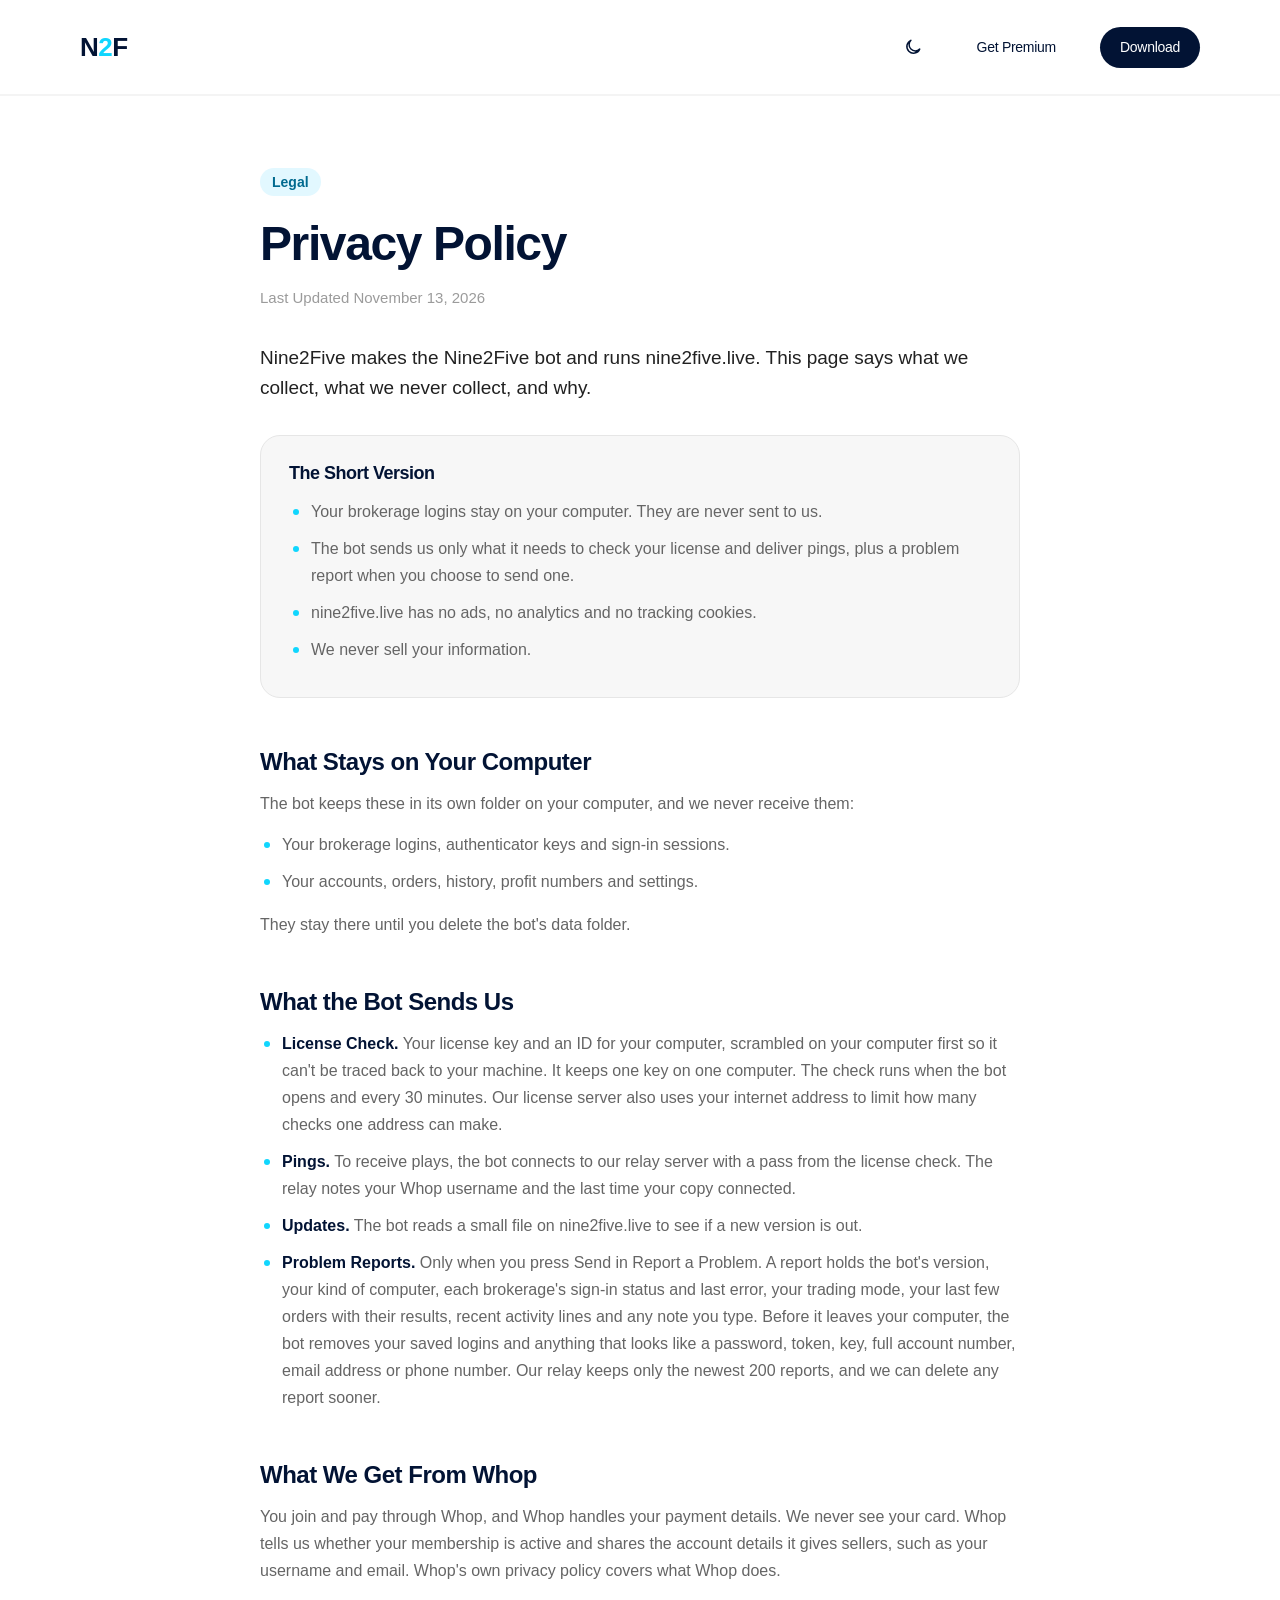
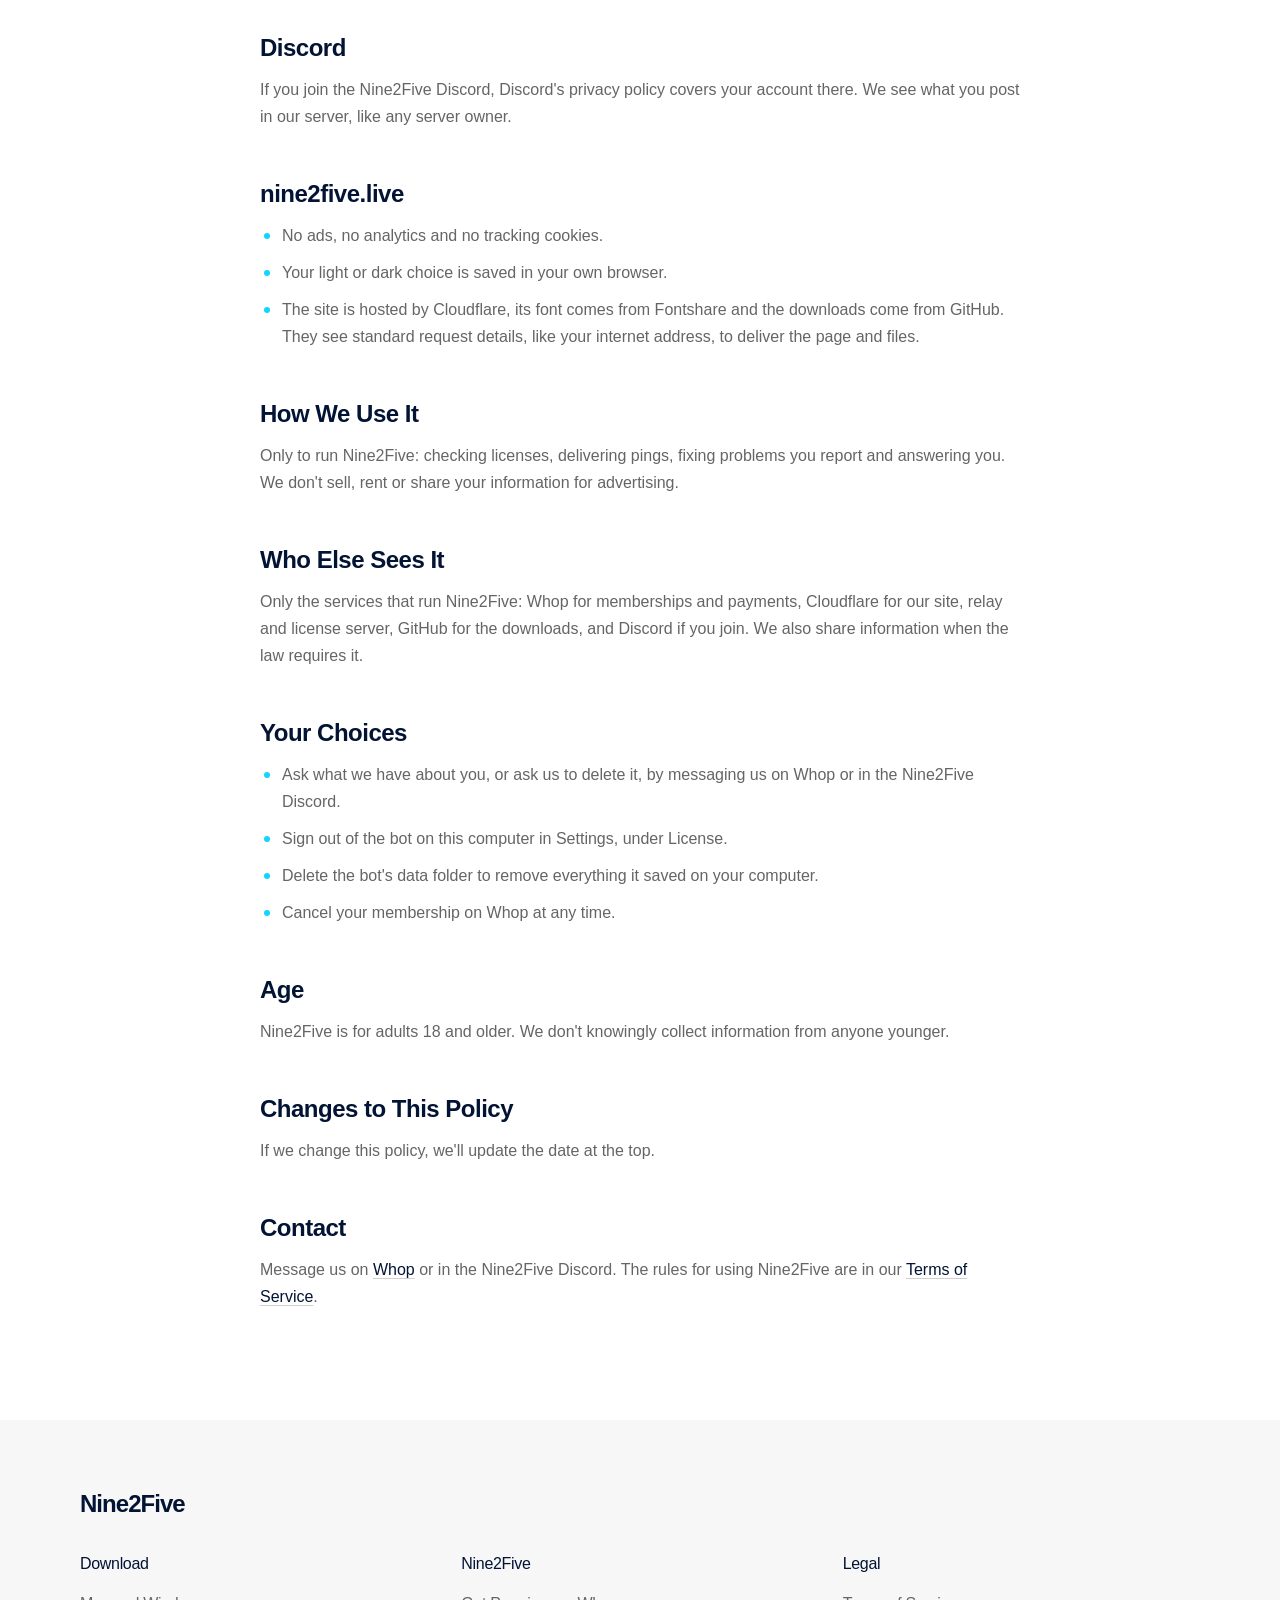
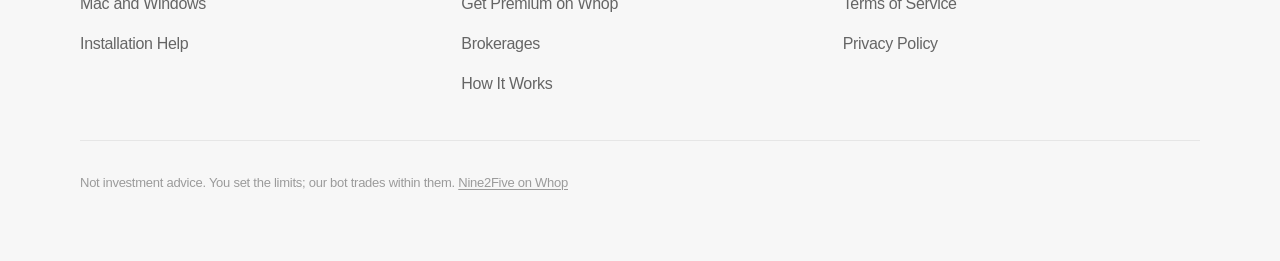
<file: privacy.html>
<!doctype html>
<html lang="en">
<head>
<script>
(function () {
  var t = null;
  try { t = localStorage.getItem("n2f-theme"); } catch (e) {}
  if (t !== "light" && t !== "dark") t = window.matchMedia && matchMedia("(prefers-color-scheme: dark)").matches ? "dark" : "light";
  document.documentElement.dataset.theme = t;
})();
</script>
<meta charset="utf-8">
<meta name="viewport" content="width=device-width,initial-scale=1">
<title>Privacy Policy | Nine2Five</title>
<meta name="description" content="What Nine2Five and the Nine2Five bot collect, what they never collect, and why.">
<link rel="icon" href="./icon-256.png">
<meta property="og:type" content="website">
<meta property="og:site_name" content="Nine2Five">
<meta property="og:title" content="Privacy Policy | Nine2Five">
<meta property="og:description" content="What Nine2Five and the Nine2Five bot collect, what they never collect, and why.">
<meta property="og:url" content="https://nine2five.live/privacy">
<meta property="og:image" content="https://nine2five.live/og.png">
<meta property="og:image:width" content="1200">
<meta property="og:image:height" content="630">
<meta name="twitter:card" content="summary_large_image">
<meta name="twitter:image" content="https://nine2five.live/og.png">
<link rel="preconnect" href="https://api.fontshare.com">
<link rel="preconnect" href="https://cdn.fontshare.com" crossorigin>
<link href="https://api.fontshare.com/v2/css?f[]=satoshi@400,500,700,900&display=swap" rel="stylesheet">
<link rel="stylesheet" href="./legal.css">
</head>
<body>

<nav class="nav">
  <a class="mark" href="./" aria-label="The Nine2Five bot">
    <span class="n2f" aria-hidden="true">N<b>2</b>F</span>
    <span class="sr">Nine2Five</span>
  </a>
  <div class="right">
    <button class="theme-toggle" type="button" id="theme-toggle" aria-label="Switch light or dark mode" title="Light / dark mode">
      <svg class="sun" viewBox="0 0 24 24" fill="none" stroke="currentColor" stroke-width="1.8" stroke-linecap="round" aria-hidden="true"><circle cx="12" cy="12" r="4"/><path d="M12 2v2M12 20v2M4.9 4.9l1.4 1.4M17.7 17.7l1.4 1.4M2 12h2M20 12h2M4.9 19.1l1.4-1.4M17.7 6.3l1.4-1.4"/></svg>
      <svg class="moon" viewBox="0 0 24 24" fill="none" stroke="currentColor" stroke-width="1.8" stroke-linecap="round" stroke-linejoin="round" aria-hidden="true"><path d="M20 14.5A8 8 0 1 1 9.5 4a6.5 6.5 0 0 0 10.5 10.5z"/></svg>
    </button>
    <a class="plain" href="https://whop.com/ninetwofive/">Get Premium</a>
    <a class="btn" href="./#download">Download</a>
  </div>
</nav>

<main class="doc">
  <span class="eyebrow">Legal</span>
  <h1>Privacy Policy</h1>
  <p class="updated">Last Updated November 13, 2026</p>
  <p class="lead">Nine2Five makes the Nine2Five bot and runs nine2five.live. This page says what we collect, what we never collect, and why.</p>

  <div class="short">
    <h2>The Short Version</h2>
    <ul>
      <li>Your brokerage logins stay on your computer. They are never sent to us.</li>
      <li>The bot sends us only what it needs to check your license and deliver pings, plus a problem report when you choose to send one.</li>
      <li>nine2five.live has no ads, no analytics and no tracking cookies.</li>
      <li>We never sell your information.</li>
    </ul>
  </div>

  <h2>What Stays on Your Computer</h2>
  <p>The bot keeps these in its own folder on your computer, and we never receive them:</p>
  <ul>
    <li>Your brokerage logins, authenticator keys and sign-in sessions.</li>
    <li>Your accounts, orders, history, profit numbers and settings.</li>
  </ul>
  <p>They stay there until you delete the bot's data folder.</p>

  <h2>What the Bot Sends Us</h2>
  <ul>
    <li><b>License Check.</b> Your license key and an ID for your computer, scrambled on your computer first so it can't be traced back to your machine. It keeps one key on one computer. The check runs when the bot opens and every 30 minutes. Our license server also uses your internet address to limit how many checks one address can make.</li>
    <li><b>Pings.</b> To receive plays, the bot connects to our relay server with a pass from the license check. The relay notes your Whop username and the last time your copy connected.</li>
    <li><b>Updates.</b> The bot reads a small file on nine2five.live to see if a new version is out.</li>
    <li><b>Problem Reports.</b> Only when you press Send in Report a Problem. A report holds the bot's version, your kind of computer, each brokerage's sign-in status and last error, your trading mode, your last few orders with their results, recent activity lines and any note you type. Before it leaves your computer, the bot removes your saved logins and anything that looks like a password, token, key, full account number, email address or phone number. Our relay keeps only the newest 200 reports, and we can delete any report sooner.</li>
  </ul>

  <h2>What We Get From Whop</h2>
  <p>You join and pay through Whop, and Whop handles your payment details. We never see your card. Whop tells us whether your membership is active and shares the account details it gives sellers, such as your username and email. Whop's own privacy policy covers what Whop does.</p>

  <h2>Discord</h2>
  <p>If you join the Nine2Five Discord, Discord's privacy policy covers your account there. We see what you post in our server, like any server owner.</p>

  <h2>nine2five.live</h2>
  <ul>
    <li>No ads, no analytics and no tracking cookies.</li>
    <li>Your light or dark choice is saved in your own browser.</li>
    <li>The site is hosted by Cloudflare, its font comes from Fontshare and the downloads come from GitHub. They see standard request details, like your internet address, to deliver the page and files.</li>
  </ul>

  <h2>How We Use It</h2>
  <p>Only to run Nine2Five: checking licenses, delivering pings, fixing problems you report and answering you. We don't sell, rent or share your information for advertising.</p>

  <h2>Who Else Sees It</h2>
  <p>Only the services that run Nine2Five: Whop for memberships and payments, Cloudflare for our site, relay and license server, GitHub for the downloads, and Discord if you join. We also share information when the law requires it.</p>

  <h2>Your Choices</h2>
  <ul>
    <li>Ask what we have about you, or ask us to delete it, by messaging us on Whop or in the Nine2Five Discord.</li>
    <li>Sign out of the bot on this computer in Settings, under License.</li>
    <li>Delete the bot's data folder to remove everything it saved on your computer.</li>
    <li>Cancel your membership on Whop at any time.</li>
  </ul>

  <h2>Age</h2>
  <p>Nine2Five is for adults 18 and older. We don't knowingly collect information from anyone younger.</p>

  <h2>Changes to This Policy</h2>
  <p>If we change this policy, we'll update the date at the top.</p>

  <h2>Contact</h2>
  <p>Message us on <a class="inline" href="https://whop.com/ninetwofive/">Whop</a> or in the Nine2Five Discord. The rules for using Nine2Five are in our <a class="inline" href="./terms">Terms of Service</a>.</p>
</main>

<footer>
  <div class="brand">Nine2Five</div>
  <div class="cols">
    <div class="col">
      <h3>Download</h3>
      <a href="./#download">Mac and Windows</a>
      <a href="./#install">Installation Help</a>
    </div>
    <div class="col">
      <h3>Nine2Five</h3>
      <a href="https://whop.com/ninetwofive/">Get Premium on Whop</a>
      <a href="./#brokerages">Brokerages</a>
      <a href="./#setup">How It Works</a>
    </div>
    <div class="col">
      <h3>Legal</h3>
      <a href="./terms">Terms of Service</a>
      <a href="./privacy">Privacy Policy</a>
    </div>
  </div>
  <hr>
  <div class="fine">
    <p>Not investment advice. You set the limits; our bot trades within them. <a href="https://whop.com/ninetwofive/">Nine2Five on Whop</a></p>
  </div>
</footer>
<script>
document.getElementById("theme-toggle").addEventListener("click", function () {
  var t = document.documentElement.dataset.theme === "dark" ? "light" : "dark";
  document.documentElement.dataset.theme = t;
  try { localStorage.setItem("n2f-theme", t); } catch (e) {}
});
</script>
</body>
</html>
</file>
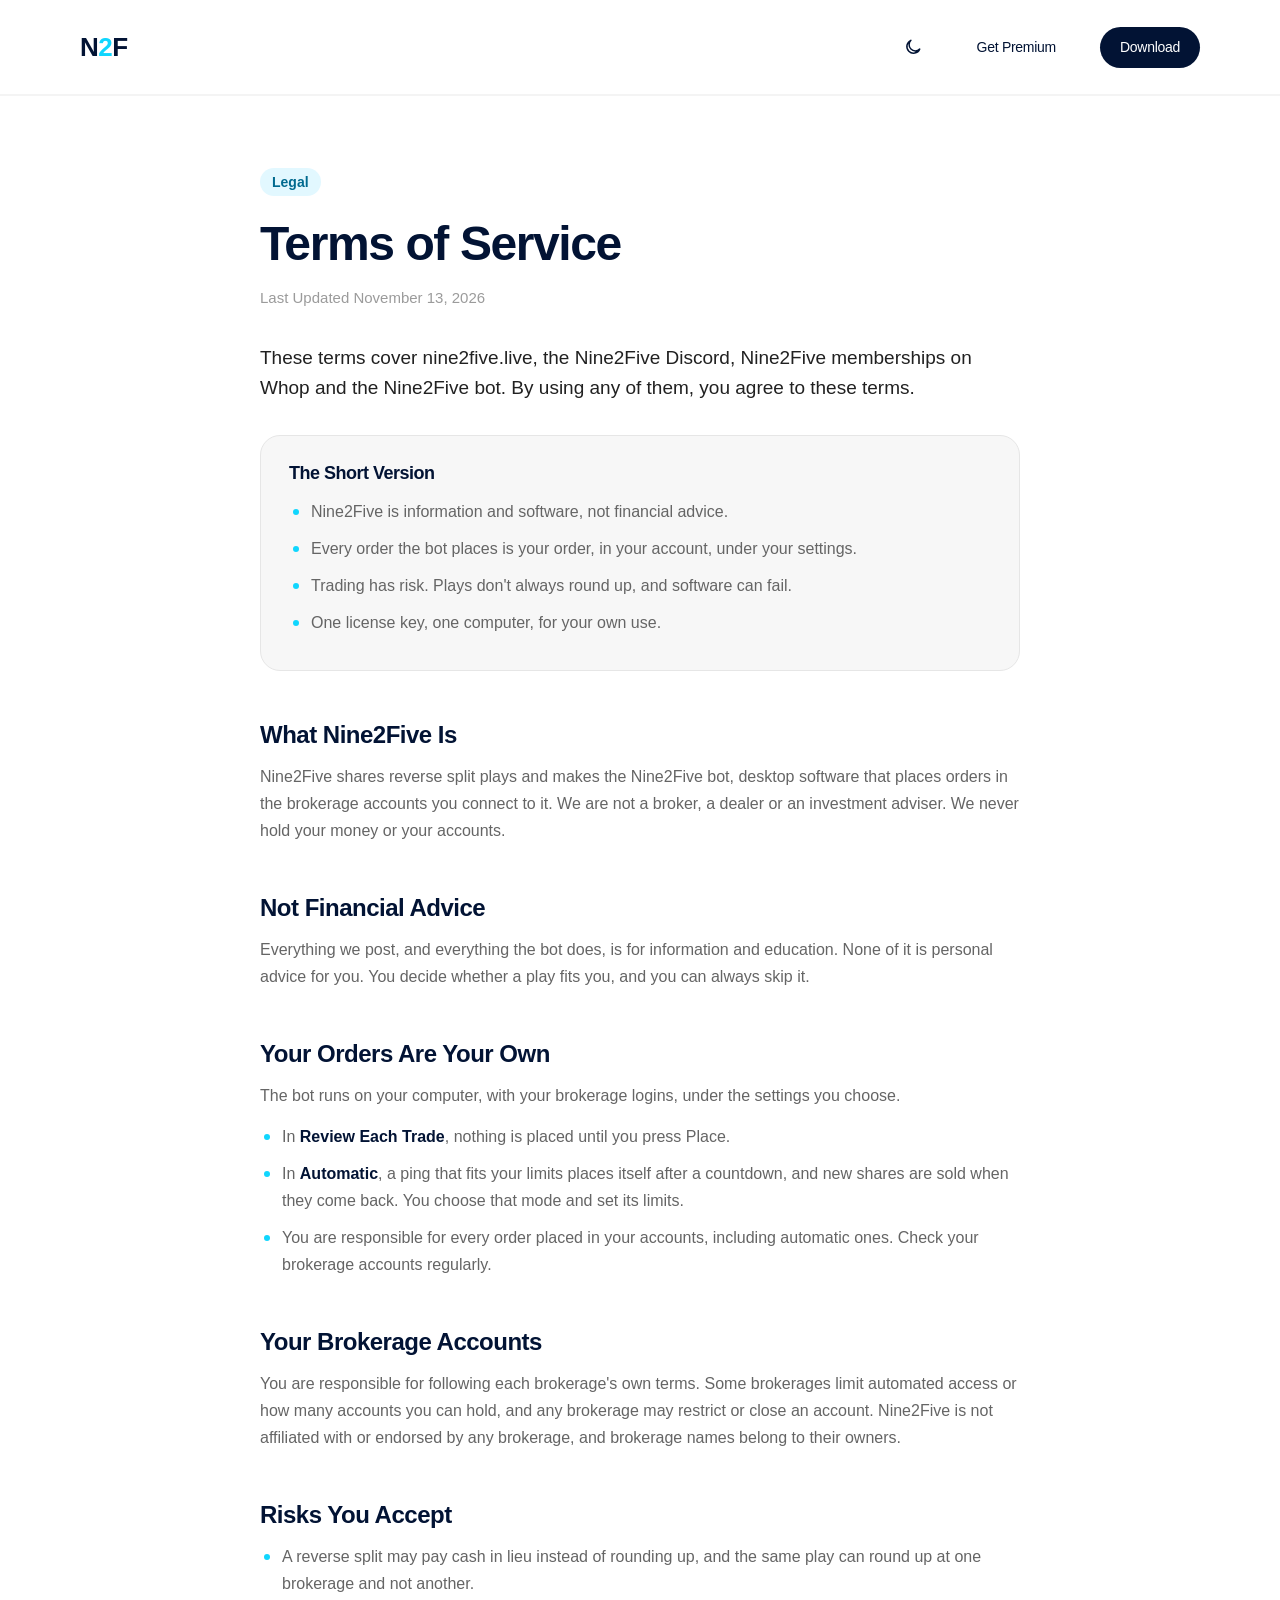
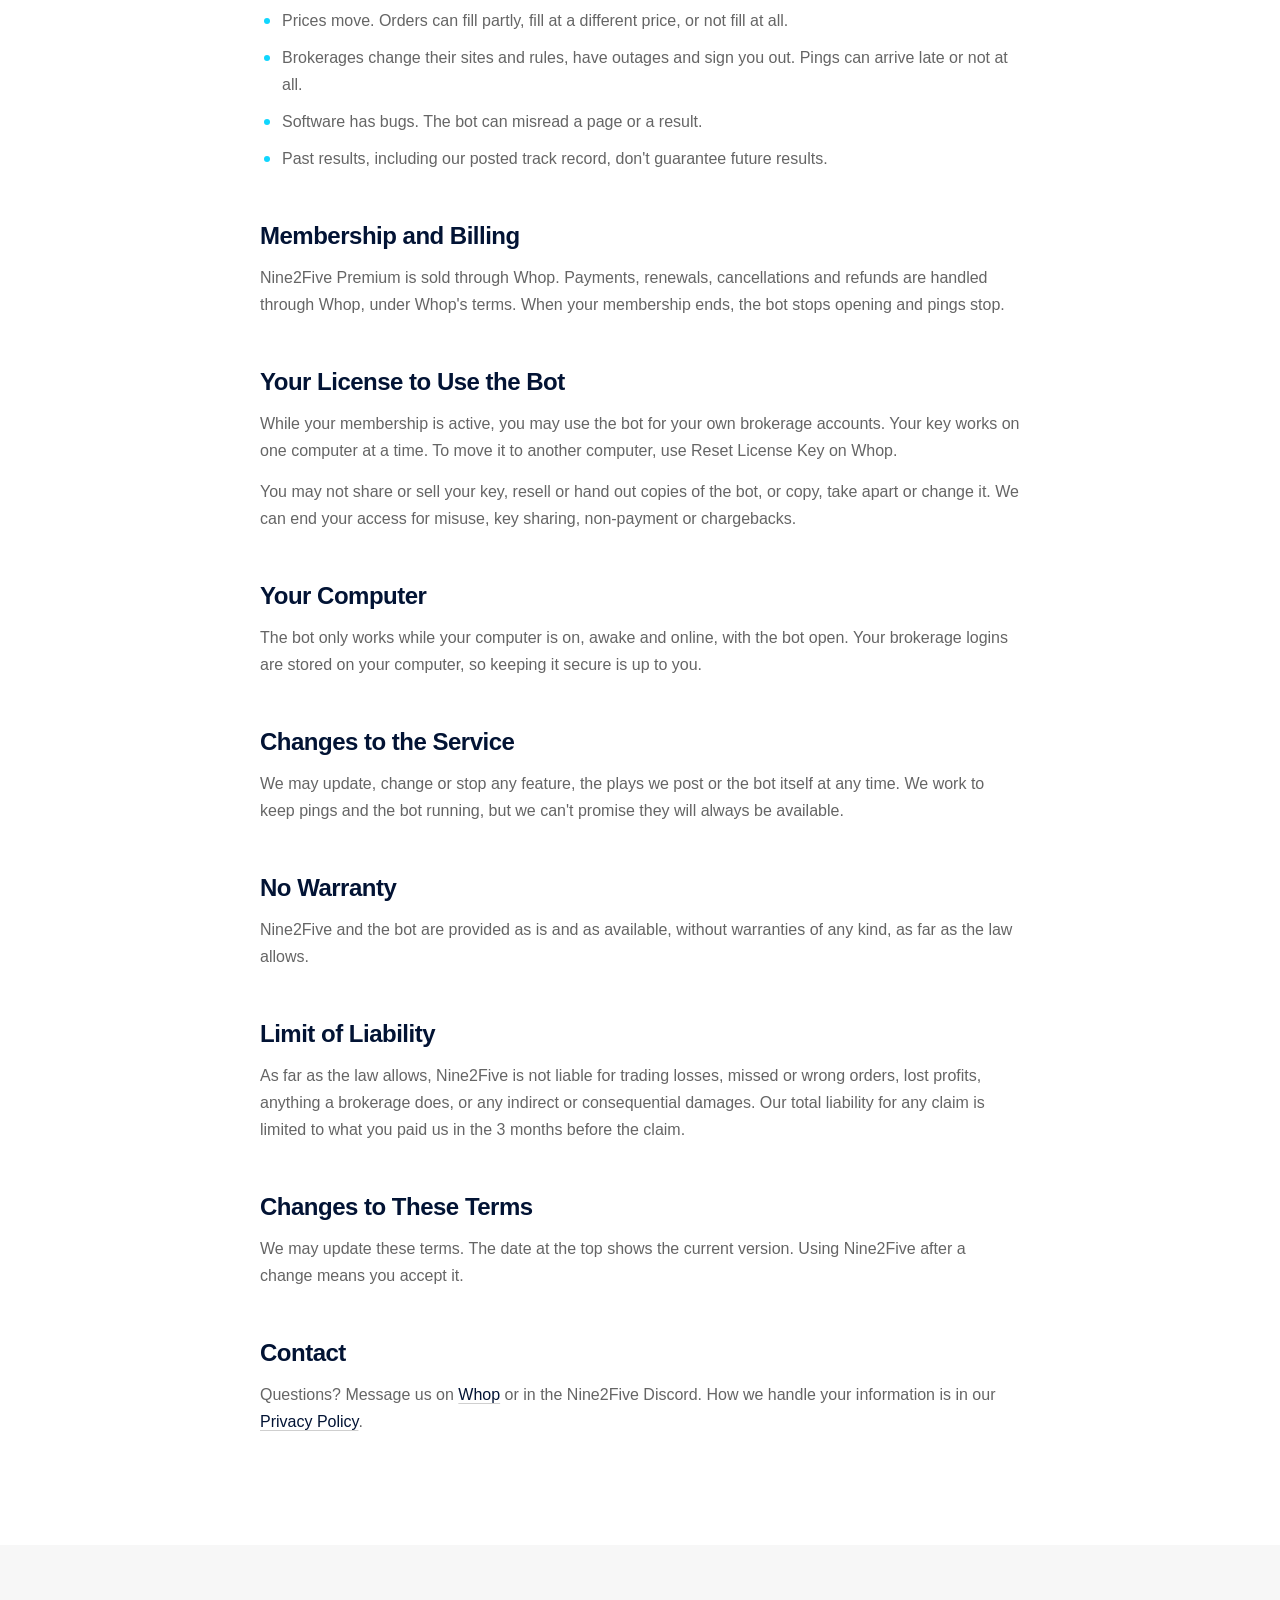
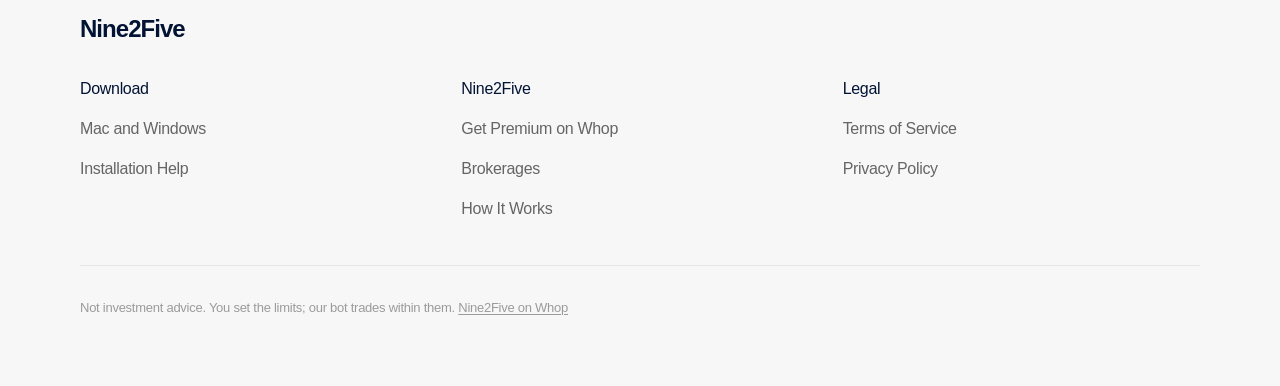
<file: terms.html>
<!doctype html>
<html lang="en">
<head>
<script>
(function () {
  var t = null;
  try { t = localStorage.getItem("n2f-theme"); } catch (e) {}
  if (t !== "light" && t !== "dark") t = window.matchMedia && matchMedia("(prefers-color-scheme: dark)").matches ? "dark" : "light";
  document.documentElement.dataset.theme = t;
})();
</script>
<meta charset="utf-8">
<meta name="viewport" content="width=device-width,initial-scale=1">
<title>Terms of Service | Nine2Five</title>
<meta name="description" content="The rules for using Nine2Five and the Nine2Five bot.">
<link rel="icon" href="./icon-256.png">
<meta property="og:type" content="website">
<meta property="og:site_name" content="Nine2Five">
<meta property="og:title" content="Terms of Service | Nine2Five">
<meta property="og:description" content="The rules for using Nine2Five and the Nine2Five bot.">
<meta property="og:url" content="https://nine2five.live/terms">
<meta property="og:image" content="https://nine2five.live/og.png">
<meta property="og:image:width" content="1200">
<meta property="og:image:height" content="630">
<meta name="twitter:card" content="summary_large_image">
<meta name="twitter:image" content="https://nine2five.live/og.png">
<link rel="preconnect" href="https://api.fontshare.com">
<link rel="preconnect" href="https://cdn.fontshare.com" crossorigin>
<link href="https://api.fontshare.com/v2/css?f[]=satoshi@400,500,700,900&display=swap" rel="stylesheet">
<link rel="stylesheet" href="./legal.css">
</head>
<body>

<nav class="nav">
  <a class="mark" href="./" aria-label="The Nine2Five bot">
    <span class="n2f" aria-hidden="true">N<b>2</b>F</span>
    <span class="sr">Nine2Five</span>
  </a>
  <div class="right">
    <button class="theme-toggle" type="button" id="theme-toggle" aria-label="Switch light or dark mode" title="Light / dark mode">
      <svg class="sun" viewBox="0 0 24 24" fill="none" stroke="currentColor" stroke-width="1.8" stroke-linecap="round" aria-hidden="true"><circle cx="12" cy="12" r="4"/><path d="M12 2v2M12 20v2M4.9 4.9l1.4 1.4M17.7 17.7l1.4 1.4M2 12h2M20 12h2M4.9 19.1l1.4-1.4M17.7 6.3l1.4-1.4"/></svg>
      <svg class="moon" viewBox="0 0 24 24" fill="none" stroke="currentColor" stroke-width="1.8" stroke-linecap="round" stroke-linejoin="round" aria-hidden="true"><path d="M20 14.5A8 8 0 1 1 9.5 4a6.5 6.5 0 0 0 10.5 10.5z"/></svg>
    </button>
    <a class="plain" href="https://whop.com/ninetwofive/">Get Premium</a>
    <a class="btn" href="./#download">Download</a>
  </div>
</nav>

<main class="doc">
  <span class="eyebrow">Legal</span>
  <h1>Terms of Service</h1>
  <p class="updated">Last Updated November 13, 2026</p>
  <p class="lead">These terms cover nine2five.live, the Nine2Five Discord, Nine2Five memberships on Whop and the Nine2Five bot. By using any of them, you agree to these terms.</p>

  <div class="short">
    <h2>The Short Version</h2>
    <ul>
      <li>Nine2Five is information and software, not financial advice.</li>
      <li>Every order the bot places is your order, in your account, under your settings.</li>
      <li>Trading has risk. Plays don't always round up, and software can fail.</li>
      <li>One license key, one computer, for your own use.</li>
    </ul>
  </div>

  <h2>What Nine2Five Is</h2>
  <p>Nine2Five shares reverse split plays and makes the Nine2Five bot, desktop software that places orders in the brokerage accounts you connect to it. We are not a broker, a dealer or an investment adviser. We never hold your money or your accounts.</p>

  <h2>Not Financial Advice</h2>
  <p>Everything we post, and everything the bot does, is for information and education. None of it is personal advice for you. You decide whether a play fits you, and you can always skip it.</p>

  <h2>Your Orders Are Your Own</h2>
  <p>The bot runs on your computer, with your brokerage logins, under the settings you choose.</p>
  <ul>
    <li>In <b>Review Each Trade</b>, nothing is placed until you press Place.</li>
    <li>In <b>Automatic</b>, a ping that fits your limits places itself after a countdown, and new shares are sold when they come back. You choose that mode and set its limits.</li>
    <li>You are responsible for every order placed in your accounts, including automatic ones. Check your brokerage accounts regularly.</li>
  </ul>

  <h2>Your Brokerage Accounts</h2>
  <p>You are responsible for following each brokerage's own terms. Some brokerages limit automated access or how many accounts you can hold, and any brokerage may restrict or close an account. Nine2Five is not affiliated with or endorsed by any brokerage, and brokerage names belong to their owners.</p>

  <h2>Risks You Accept</h2>
  <ul>
    <li>A reverse split may pay cash in lieu instead of rounding up, and the same play can round up at one brokerage and not another.</li>
    <li>Prices move. Orders can fill partly, fill at a different price, or not fill at all.</li>
    <li>Brokerages change their sites and rules, have outages and sign you out. Pings can arrive late or not at all.</li>
    <li>Software has bugs. The bot can misread a page or a result.</li>
    <li>Past results, including our posted track record, don't guarantee future results.</li>
  </ul>

  <h2>Membership and Billing</h2>
  <p>Nine2Five Premium is sold through Whop. Payments, renewals, cancellations and refunds are handled through Whop, under Whop's terms. When your membership ends, the bot stops opening and pings stop.</p>

  <h2>Your License to Use the Bot</h2>
  <p>While your membership is active, you may use the bot for your own brokerage accounts. Your key works on one computer at a time. To move it to another computer, use Reset License Key on Whop.</p>
  <p>You may not share or sell your key, resell or hand out copies of the bot, or copy, take apart or change it. We can end your access for misuse, key sharing, non-payment or chargebacks.</p>

  <h2>Your Computer</h2>
  <p>The bot only works while your computer is on, awake and online, with the bot open. Your brokerage logins are stored on your computer, so keeping it secure is up to you.</p>

  <h2>Changes to the Service</h2>
  <p>We may update, change or stop any feature, the plays we post or the bot itself at any time. We work to keep pings and the bot running, but we can't promise they will always be available.</p>

  <h2>No Warranty</h2>
  <p>Nine2Five and the bot are provided as is and as available, without warranties of any kind, as far as the law allows.</p>

  <h2>Limit of Liability</h2>
  <p>As far as the law allows, Nine2Five is not liable for trading losses, missed or wrong orders, lost profits, anything a brokerage does, or any indirect or consequential damages. Our total liability for any claim is limited to what you paid us in the 3 months before the claim.</p>

  <h2>Changes to These Terms</h2>
  <p>We may update these terms. The date at the top shows the current version. Using Nine2Five after a change means you accept it.</p>

  <h2>Contact</h2>
  <p>Questions? Message us on <a class="inline" href="https://whop.com/ninetwofive/">Whop</a> or in the Nine2Five Discord. How we handle your information is in our <a class="inline" href="./privacy">Privacy Policy</a>.</p>
</main>

<footer>
  <div class="brand">Nine2Five</div>
  <div class="cols">
    <div class="col">
      <h3>Download</h3>
      <a href="./#download">Mac and Windows</a>
      <a href="./#install">Installation Help</a>
    </div>
    <div class="col">
      <h3>Nine2Five</h3>
      <a href="https://whop.com/ninetwofive/">Get Premium on Whop</a>
      <a href="./#brokerages">Brokerages</a>
      <a href="./#setup">How It Works</a>
    </div>
    <div class="col">
      <h3>Legal</h3>
      <a href="./terms">Terms of Service</a>
      <a href="./privacy">Privacy Policy</a>
    </div>
  </div>
  <hr>
  <div class="fine">
    <p>Not investment advice. You set the limits; our bot trades within them. <a href="https://whop.com/ninetwofive/">Nine2Five on Whop</a></p>
  </div>
</footer>
<script>
document.getElementById("theme-toggle").addEventListener("click", function () {
  var t = document.documentElement.dataset.theme === "dark" ? "light" : "dark";
  document.documentElement.dataset.theme = t;
  try { localStorage.setItem("n2f-theme", t); } catch (e) {}
});
</script>
</body>
</html>
</file>
<file: legal.css>
/* Terms, Privacy and 404: the same tokens, nav and footer as index.html, plus a reading column. */
:root {
  --ink: #212121; --h1: #021334; --black: #021334; --body: #656565; --quiet: #9B9B9B;
  --line: #F4F4F4; --well: #F7F7F7; --ring: #E6E6E6; --green: #006a8f; --green-bg: #e2f8ff;
  --cyan: #10d6fe; --bg: #fff; --strong: #021334; --ul: #cfcfcf;
  --btn-bg: #021334; --btn-ink: #fff; --btn-hover: #0a2a5e;
  --gutter: 80px;
  --sans: "Satoshi", -apple-system, BlinkMacSystemFont, "Segoe UI", Roboto, "Helvetica Neue", Arial, sans-serif;
}
:root[data-theme=dark] {
  --ink: #e6edf7; --h1: #fff; --black: #f1f5fb; --body: #a3b3cb; --quiet: #8396b4;
  --line: #0e2550; --well: #071c43; --ring: #173163; --green: #10d6fe; --green-bg: rgba(16,214,254,.12);
  --bg: #021334; --strong: #fff; --ul: #3a5180;
  --btn-bg: #10d6fe; --btn-ink: #021334; --btn-hover: #4fe0ff;
  color-scheme: dark;
}
* { box-sizing: border-box; }
html { background: var(--bg); }
body { margin: 0 auto; max-width: 1440px; background: var(--bg); color: var(--ink);
  font: 400 16px/24px var(--sans); -webkit-font-smoothing: antialiased; overflow-x: hidden; padding-top: 96px; }
a { color: inherit; text-decoration: none; }
button { font: inherit; color: inherit; background: none; border: 0; padding: 0; cursor: pointer; }
h1, h2, h3, p { margin: 0; }
.sr { position: absolute; width: 1px; height: 1px; overflow: hidden; clip: rect(0 0 0 0); white-space: nowrap; }

/* nav */
.nav { position: fixed; top: 0; left: 0; right: 0; z-index: 50; margin: 0 auto; max-width: 1440px; height: 96px;
  display: flex; align-items: center; justify-content: space-between; padding: 0 var(--gutter);
  background: var(--bg); border-bottom: 2px solid var(--line); }
.mark { display: flex; align-items: center; gap: 7px; color: var(--ink); }
.mark .n2f { font-size: 26px; line-height: 1; font-weight: 900; letter-spacing: -0.5px; color: var(--black); }
.mark .n2f b { color: var(--cyan); font-weight: 900; }
.nav .right { display: flex; align-items: center; gap: 24px; font-size: 14px; line-height: 21px; font-weight: 500; letter-spacing: -0.28px; }
.nav .right .plain { color: var(--black); padding: 10px 20px; border-radius: 9999px; }
.nav .right .plain:hover { background: var(--well); }
.theme-toggle { width: 40px; height: 40px; border-radius: 9999px; display: grid; place-items: center; color: var(--black); }
.theme-toggle:hover { background: var(--well); }
.theme-toggle svg { width: 20px; height: 20px; }
.theme-toggle .sun, :root[data-theme=dark] .theme-toggle .moon { display: none; }
:root[data-theme=dark] .theme-toggle .sun { display: block; }
.btn { display: inline-flex; align-items: center; justify-content: center; gap: 10px; white-space: nowrap;
  background: var(--btn-bg); color: var(--btn-ink); border-radius: 9999px; padding: 10px 20px;
  font-size: 14px; line-height: 21px; font-weight: 500; letter-spacing: -0.28px; transition: background .15s ease, transform .15s ease; }
.btn:hover { background: var(--btn-hover); }
.btn:active { transform: scale(.98); }
.btn.lg { padding: 16px 32px; font-size: 16px; line-height: 24px; font-weight: 700; letter-spacing: 0; }

/* reading column */
.doc { max-width: 760px; margin: 0 auto; padding: 72px var(--gutter) 96px; box-sizing: content-box; }
.doc .eyebrow { display: inline-block; font-size: 14px; line-height: 20px; font-weight: 700; color: var(--green); background: var(--green-bg);
  border-radius: 9999px; padding: 4px 12px; margin-bottom: 20px; }
.doc h1 { font-size: 48px; line-height: 56px; font-weight: 700; letter-spacing: -1.4px; color: var(--h1); margin-bottom: 12px; }
.doc .updated { color: var(--quiet); font-size: 15px; margin-bottom: 32px; }
.doc .lead { font-size: 19px; line-height: 30px; color: var(--ink); margin-bottom: 8px; }
.doc .short { background: var(--well); border: 1px solid var(--ring); border-radius: 20px; padding: 24px 28px; margin: 32px 0 8px; }
.doc .short h2 { margin: 0 0 12px; font-size: 18px; line-height: 26px; }
.doc .short ul { margin: 0; }
.doc h2 { font-size: 24px; line-height: 32px; font-weight: 700; letter-spacing: -0.5px; color: var(--strong); margin: 48px 0 12px; }
.doc p { color: var(--body); font-size: 16px; line-height: 27px; margin: 0 0 14px; }
.doc p b, .doc li b { color: var(--strong); font-weight: 700; }
.doc ul { list-style: none; margin: 0 0 16px; padding: 0; }
.doc li { position: relative; padding-left: 22px; margin: 0 0 10px; color: var(--body); line-height: 27px; }
.doc li::before { content: ""; position: absolute; left: 4px; top: 11px; width: 6px; height: 6px; border-radius: 50%; background: var(--cyan); }
.doc a.inline { color: var(--strong); text-decoration: underline; text-decoration-color: var(--ul); text-underline-offset: 3px; }
.doc a.inline:hover { text-decoration-color: currentColor; }

/* 404 */
.lost { min-height: calc(100vh - 96px - 280px); display: flex; flex-direction: column; align-items: center; justify-content: center;
  text-align: center; padding: 96px var(--gutter); gap: 16px; }
.lost .code { font-size: 15px; font-weight: 700; color: var(--green); background: var(--green-bg); border-radius: 9999px; padding: 4px 14px; }
.lost h1 { font-size: 56px; line-height: 64px; font-weight: 700; letter-spacing: -1.6px; color: var(--h1); }
.lost p { color: var(--body); font-size: 18px; line-height: 28px; max-width: 460px; margin-bottom: 12px; }
.lost .row { display: flex; gap: 12px; flex-wrap: wrap; justify-content: center; }
.lost .btn.ghost { background: transparent; color: var(--strong); box-shadow: inset 0 0 0 1px var(--ring); }
.lost .btn.ghost:hover { background: var(--well); }

/* footer */
footer { background: var(--well); padding: 68px var(--gutter); display: flex; flex-direction: column; }
footer .brand { font-size: 24px; line-height: 32px; font-weight: 700; letter-spacing: -0.96px; color: var(--strong); padding-bottom: 32px; }
footer .cols { display: flex; gap: 24px; }
footer .col { flex: 1; display: flex; flex-direction: column; gap: 16px; }
footer h3 { font-size: 16px; line-height: 24px; font-weight: 500; letter-spacing: -0.32px; color: var(--strong); }
footer .col a { font-size: 16px; line-height: 24px; letter-spacing: -0.32px; color: var(--body); display: block; }
footer .col a:hover { color: var(--strong); }
footer hr { border: 0; border-top: 1px solid var(--ring); margin: 44px 0 32px; }
footer .fine { display: flex; flex-direction: column; gap: 8px; color: var(--quiet); font-weight: 300; font-size: 13px; line-height: 20px; letter-spacing: -0.26px; }
footer .fine a { text-decoration: underline; text-underline-offset: 2px; }

@media (max-width: 1023px) {
  :root { --gutter: 16px; }
  body { padding-top: 72px; }
  .nav { height: 72px; }
  .nav .right { font-size: clamp(11.6px, 0.228vw + 10.7px, 14px); gap: 12px; }
  .nav .right .plain { padding: 8px 12px; }
  .doc { padding-top: 40px; padding-bottom: 64px; }
  .doc h1 { font-size: 36px; line-height: 44px; letter-spacing: -1px; }
  .doc .lead { font-size: 17px; line-height: 28px; }
  .doc .short { padding: 20px; }
  .lost { min-height: 0; padding: 72px var(--gutter); }
  .lost h1 { font-size: 40px; line-height: 48px; }
  footer { padding: 40px var(--gutter); }
  footer .cols { flex-direction: column; gap: 32px; }
}
@media (max-width: 420px) { .nav .right .plain { padding: 8px 6px; } }
</file>
